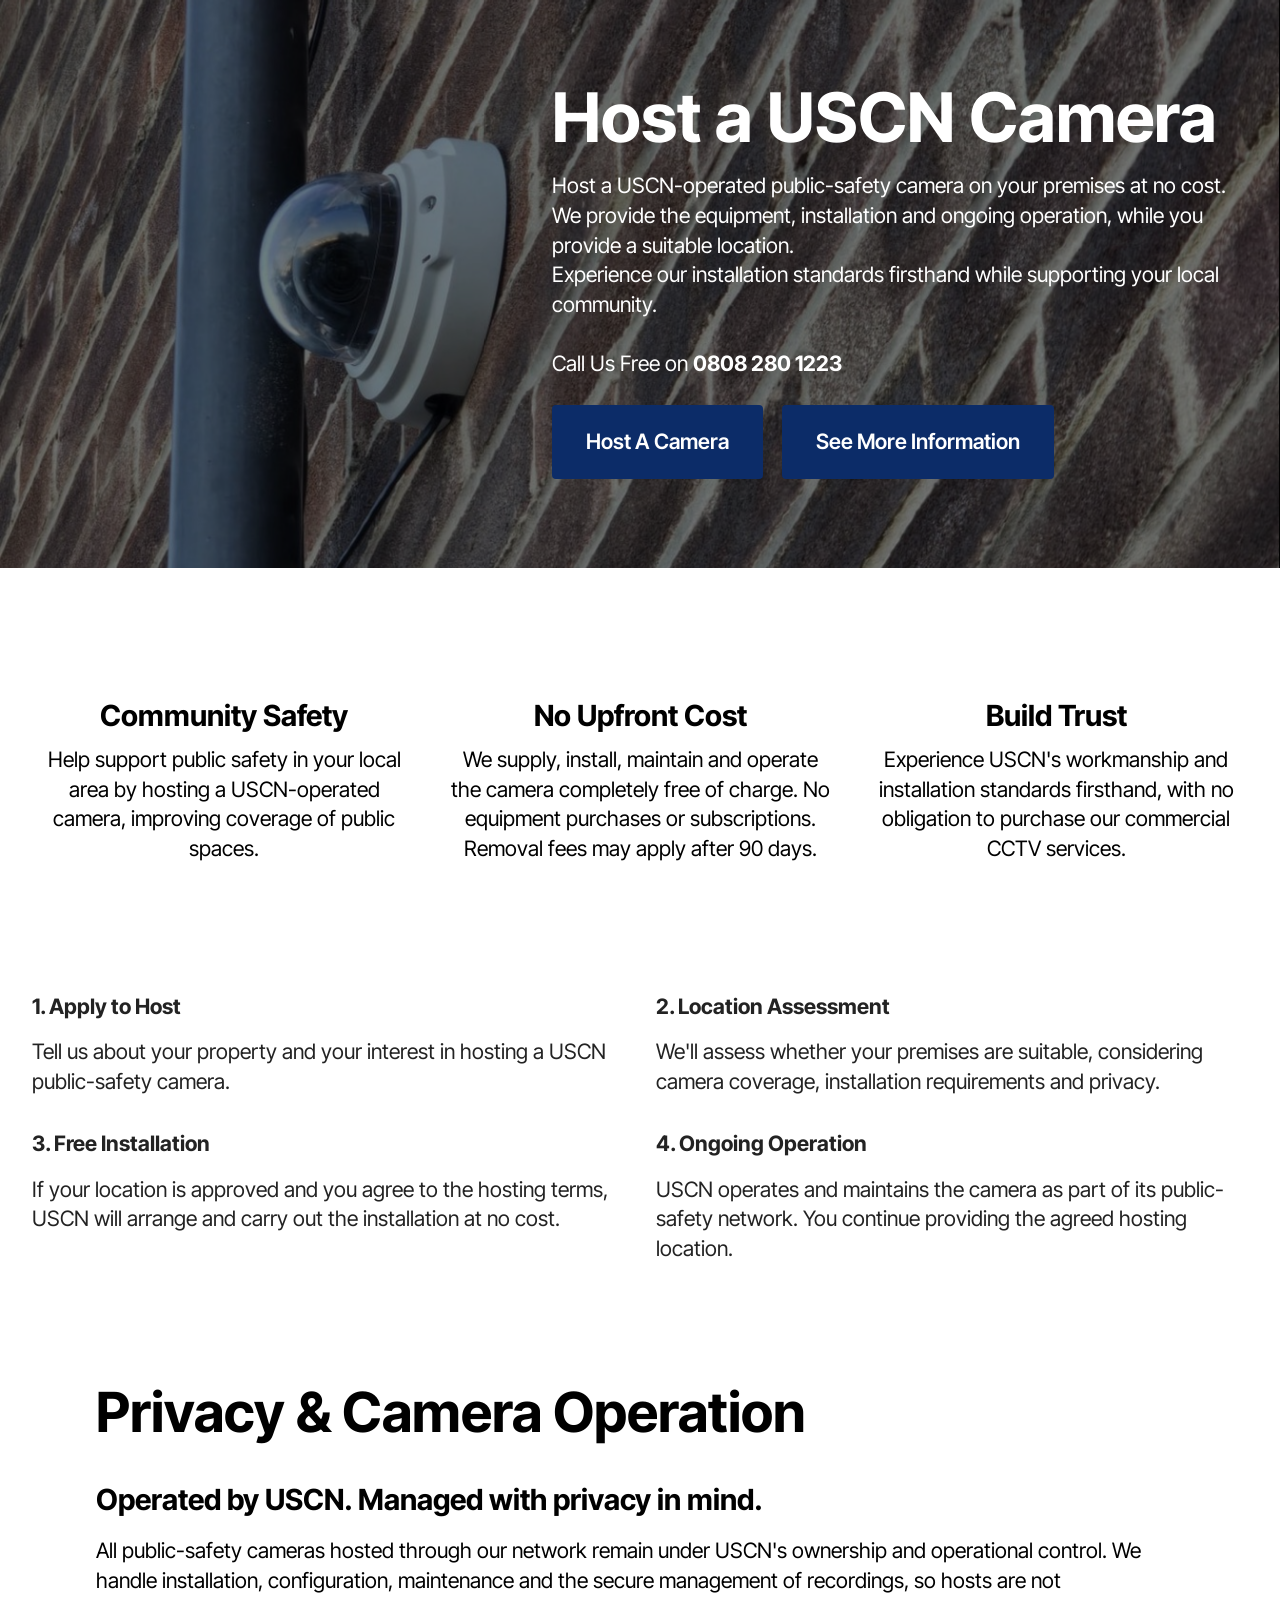
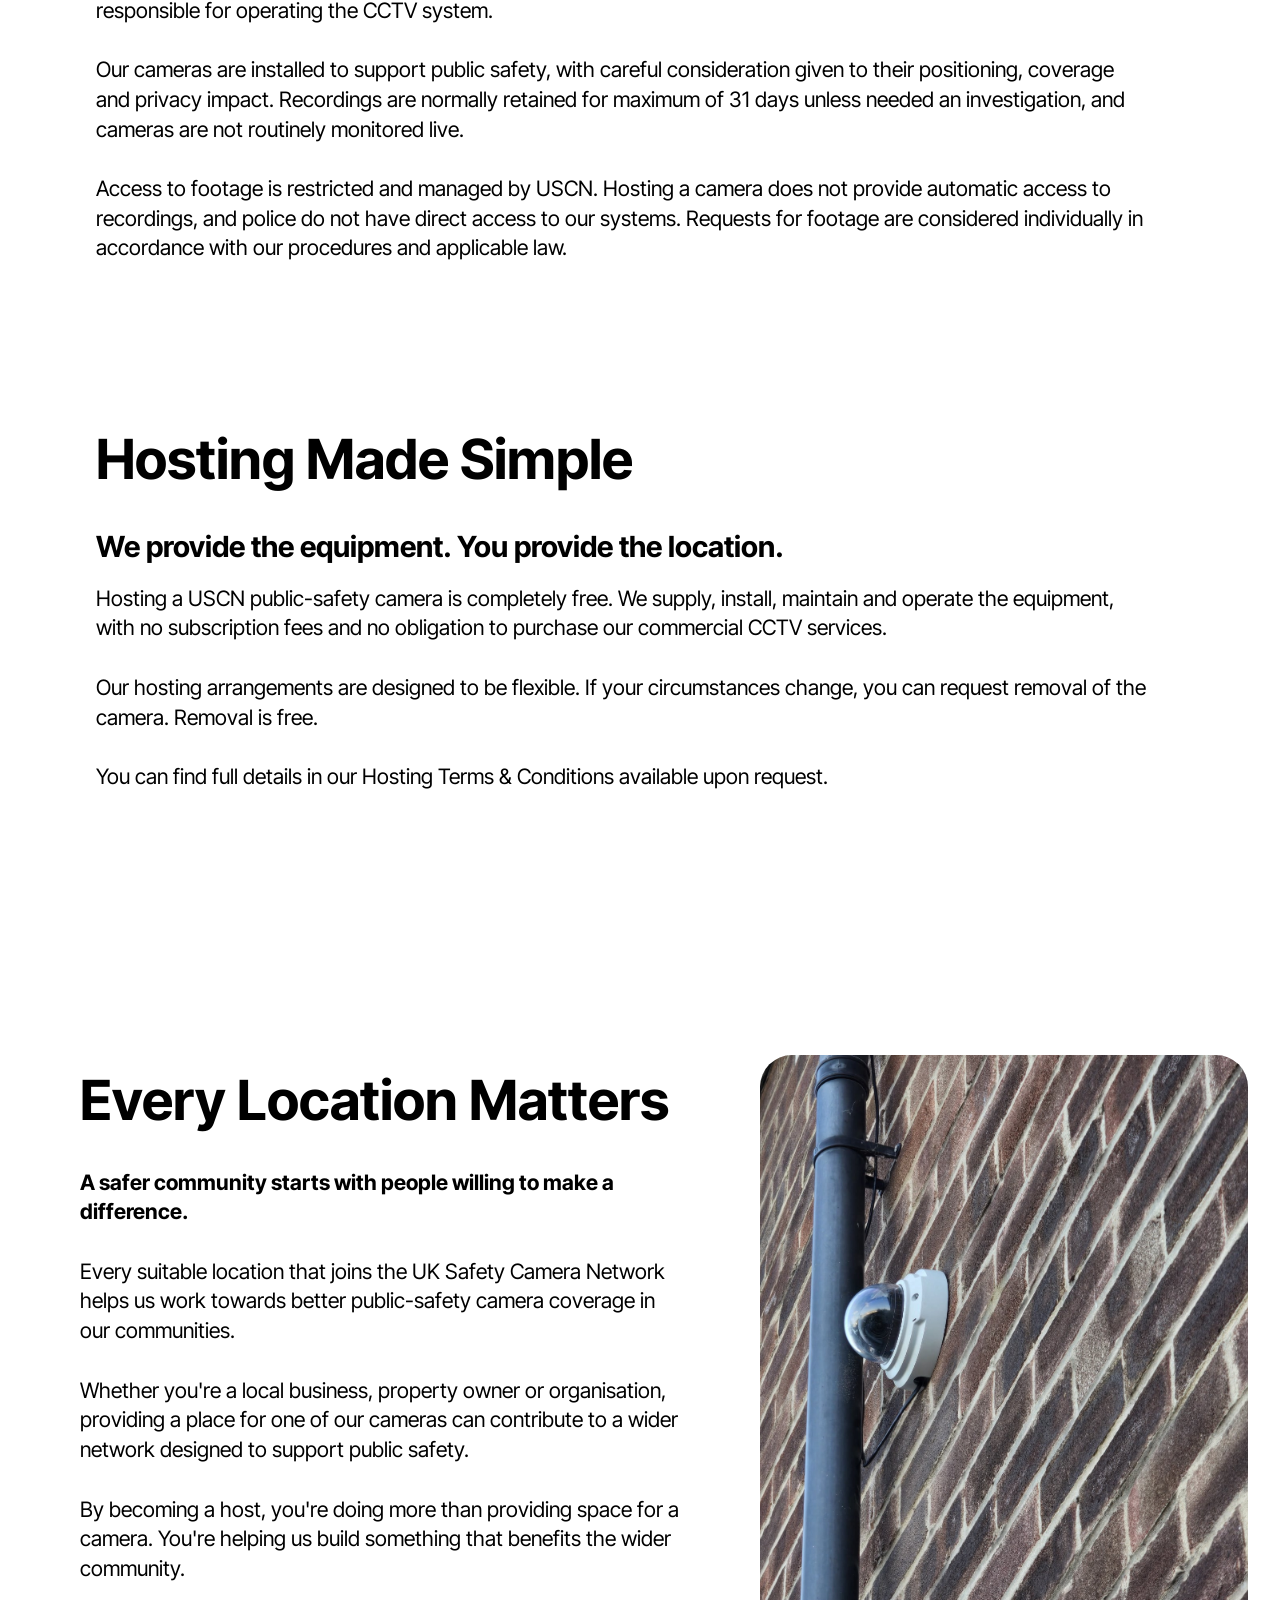
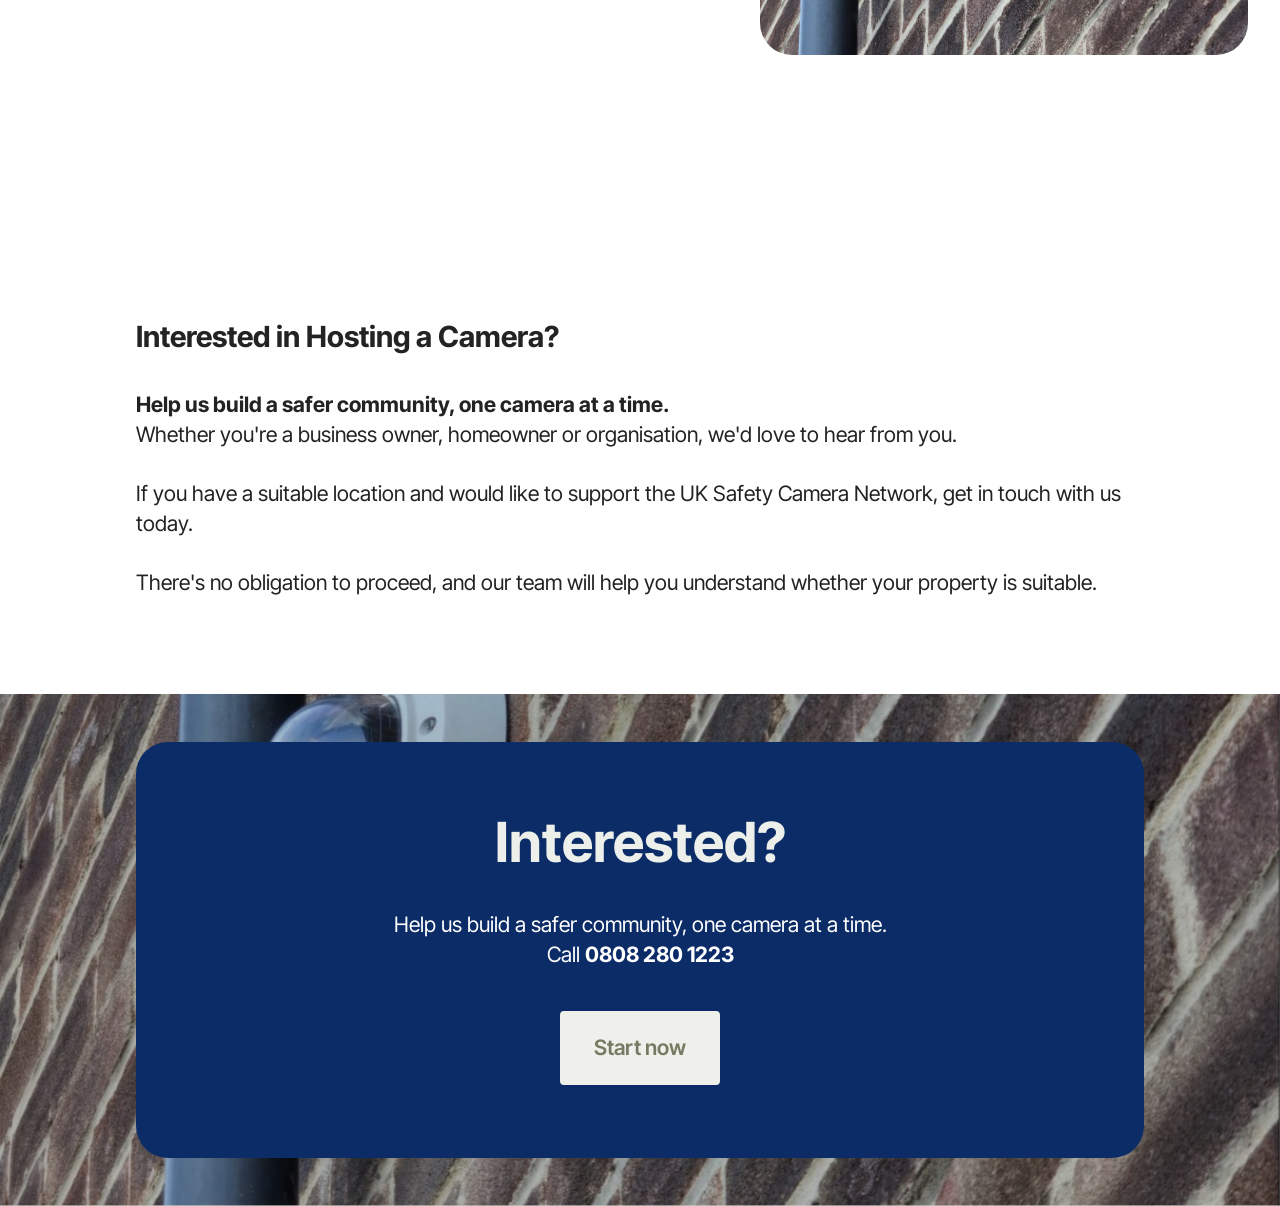
<file: index.html>
<!DOCTYPE html>
<html  >
<head>
  
  <meta charset="UTF-8">
  <meta http-equiv="X-UA-Compatible" content="IE=edge">
  
  <meta name="viewport" content="width=device-width, initial-scale=1, minimum-scale=1">
  <link rel="shortcut icon" href="assets/images/20261013-170105-128x96.png" type="image/x-icon">
  <meta name="description" content="">
  
  
  <title>USCN Host Information</title>
  <link rel="stylesheet" href="assets/web/assets/mobirise-icons2/mobirise2.css">
  <link rel="stylesheet" href="assets/bootstrap/css/bootstrap.min.css">
  <link rel="stylesheet" href="assets/parallax/jarallax.css">
  <link rel="stylesheet" href="assets/animatecss/animate.css">
  <link rel="stylesheet" href="assets/popup-overlay-plugin/style.css">
  <link rel="stylesheet" href="assets/theme/css/style.css">
  <link rel="preload" href="https://fonts.googleapis.com/css?family=Inter+Tight:100,200,300,400,500,600,700,800,900,100i,200i,300i,400i,500i,600i,700i,800i,900i&display=swap" as="style" onload="this.onload=null;this.rel='stylesheet'">
  <noscript><link rel="stylesheet" href="https://fonts.googleapis.com/css?family=Inter+Tight:100,200,300,400,500,600,700,800,900,100i,200i,300i,400i,500i,600i,700i,800i,900i&display=swap"></noscript>
  <link rel="preload" as="style" href="assets/mobirise/css/mbr-additional.css?v=82FAQv"><link rel="stylesheet" href="assets/mobirise/css/mbr-additional.css?v=82FAQv" type="text/css">

  
  
  
</head>
<body>
  
  <section data-bs-version="5.1" class="header5 cid-vydvIysssy mbr-parallax-background" id="header5-0">

    

    
    <div class="mbr-overlay" style="opacity: 0.5; background-color: rgb(0, 0, 0);"></div>

    <div class="container">
        <div class="row justify-content-end">
            <div class="col-12 col-lg-7">
                <h1 class="mbr-section-title mbr-fonts-style mbr-white mb-3 display-1"><strong>Host a USCN Camera</strong></h1>
                
                <p class="mbr-text mbr-fonts-style mbr-white display-7">Host a USCN-operated public-safety camera on your premises at no cost. We provide the equipment, installation and ongoing operation, while you provide a suitable location.<br>Experience our installation standards firsthand while supporting your local community.<br><br>Call Us Free on <strong>0808 280 1223</strong></p>
                <div class="mbr-section-btn mt-3"><a class="btn btn-primary display-7" href="apply.html#formbuilder-e">Host A Camera</a>
                    <a class="btn btn-primary display-7" href="information.html">See More Information</a></div>
            </div>
        </div>
    </div>
</section>

<section data-bs-version="5.1" class="features10 cid-vydwl3T8zS" id="features010-1">
  

  
  
  <div class="container">
    
    <div class="row">
      
      <div class="item features-without-image col-12 col-md-6 col-lg-4 active">
        <div class="item-wrapper">
          <div class="card-box align-left">
            
            <h5 class="card-title mbr-fonts-style display-5"><strong>Community Safety</strong></h5>
            <p class="card-text mbr-fonts-style mb-3 display-7">
              Help support public safety in your local area by hosting a USCN-operated camera, improving coverage of public spaces.
            </p>
            
          </div>
        </div>
      </div><div class="item features-without-image col-12 col-md-6 col-lg-4">
        <div class="item-wrapper">
          <div class="card-box align-left">
            
            <h5 class="card-title mbr-fonts-style display-5"><strong>No Upfront Cost</strong></h5>
            <p class="card-text mbr-fonts-style mb-3 display-7">
              We supply, install, maintain and operate the camera completely free of charge. No equipment purchases or subscriptions. Removal fees may apply after 90 days.
            </p>
            
          </div>
        </div>
      </div><div class="item features-without-image col-12 col-md-6 col-lg-4">
        <div class="item-wrapper">
          <div class="card-box align-left">
            
            <h5 class="card-title mbr-fonts-style display-5"><strong>Build Trust</strong></h5>
            <p class="card-text mbr-fonts-style mb-3 display-7">
              Experience USCN's workmanship and installation standards firsthand, with no obligation to purchase our commercial CCTV services.
            </p>
            
          </div>
        </div>
      </div>
      
    </div>
  </div>
</section>

<section data-bs-version="5.1" class="features15 cid-vydB5UnijV" id="features015-2">
	

	
	
	<div class="container">
		<div class="row justify-content-center">
			<div class="col-12 content-head">
				
			</div>
		</div>
		<div class="row">
			
			
			<div class="item features-without-image col-12 col-lg-6 active">
				<div class="item-wrapper">
					
					<div class="card-box">
						<h4 class="card-title mbr-fonts-style mb-0 display-7"><strong>1. Apply to Host</strong></h4>
						<h5 class="card-text mbr-fonts-style mt-3 display-7">Tell us about your property and your interest in hosting a USCN public-safety camera.</h5>
					</div>
				</div>
			</div>
			<div class="item features-without-image col-12 col-lg-6">
				<div class="item-wrapper">
					
					<div class="card-box">
						<h4 class="card-title mbr-fonts-style mb-0 display-7"><strong>2. Location Assessment</strong></h4>
						<h5 class="card-text mbr-fonts-style mt-3 display-7">We'll assess whether your premises are suitable, considering camera coverage, installation requirements and privacy.</h5>
					</div>
				</div>
			</div>
			<div class="item features-without-image col-12 col-lg-6">
				<div class="item-wrapper">
					
					<div class="card-box">
						<h4 class="card-title mbr-fonts-style mb-0 display-7"><strong>3. Free Installation</strong></h4>
						<h5 class="card-text mbr-fonts-style mt-3 display-7">If your location is approved and you agree to the hosting terms, USCN will arrange and carry out the installation at no cost.</h5>
					</div>
				</div>
			</div>
			

			<div class="item features-without-image col-12 col-lg-6">
				<div class="item-wrapper">
					
					<div class="card-box">
						<h4 class="card-title mbr-fonts-style mb-0 display-7"><strong>4. Ongoing Operation</strong></h4>
						<h5 class="card-text mbr-fonts-style mt-3 display-7">USCN operates and maintains the camera as part of its public-safety network. You continue providing the agreed hosting location.</h5>
					</div>
				</div>
			</div>
			
			
		</div>
	</div>
</section>

<section data-bs-version="5.1" class="article07 cid-vydDTT3BuQ" id="article07-3">
  

  
  
  <div class="container">
    <div class="row justify-content-center">
      <div class="card col-md-12 col-lg-12">
        <div class="card-wrapper">
          <h3 class="card-title mbr-fonts-style mbr-white mt-3 mb-4 display-2"><strong>Privacy &amp; Camera Operation</strong></h3>
          <div class="row card-box align-left">
            <div class="item features-without-image col-12">
              <div class="item-wrapper">
                <h4 class="mbr-section-subtitle mbr-fonts-style mb-3 display-5"><strong>Operated by USCN. Managed with privacy in mind.</strong></h4>
                <p class="mbr-text mbr-fonts-style display-7">All public-safety cameras hosted through our network remain under USCN's ownership and operational control. We handle installation, configuration, maintenance and the secure management of recordings, so hosts are not responsible for operating the CCTV system.<br><br>Our cameras are installed to support public safety, with careful consideration given to their positioning, coverage and privacy impact. Recordings are normally retained for maximum of 31 days unless needed an investigation, and cameras are not routinely monitored live.<br><br>Access to footage is restricted and managed by USCN. Hosting a camera does not provide automatic access to recordings, and police do not have direct access to our systems. Requests for footage are considered individually in accordance with our procedures and applicable law.</p>
              </div>
            </div>
            
            
            
          </div>
          
        </div>
      </div>
    </div>
  </div>
</section>

<section data-bs-version="5.1" class="article07 cid-vydFzTRxWd" id="article07-5">
  

  
  
  <div class="container">
    <div class="row justify-content-center">
      <div class="card col-md-12 col-lg-12">
        <div class="card-wrapper">
          <h3 class="card-title mbr-fonts-style mbr-white mt-3 mb-4 display-2"><strong>Hosting Made Simple</strong></h3>
          <div class="row card-box align-left">
            <div class="item features-without-image col-12">
              <div class="item-wrapper">
                <h4 class="mbr-section-subtitle mbr-fonts-style mb-3 display-5"><strong>We provide the equipment. You provide the location.</strong></h4>
                <p class="mbr-text mbr-fonts-style display-7">Hosting a USCN public-safety camera is completely free. We supply, install, maintain and operate the equipment, with no subscription fees and no obligation to purchase our commercial CCTV services.<br><br>Our hosting arrangements are designed to be flexible. If your circumstances change, you can request removal of the camera. Removal is free.<br><br>You can find full details in our Hosting Terms &amp; Conditions available upon request.</p>
              </div>
            </div>
            
            
            
          </div>
          
        </div>
      </div>
    </div>
  </div>
</section>

<section data-bs-version="5.1" class="start article05 cid-vydGFxXGGz" id="article05-8">
  

  
  

  <div class="container">
    <div class="row justify-content-center align-items-center">
      <div class="col-12">
        <div class="card-wrapper">
          <div class="row">
            <div class="col-12 col-md-12 col-lg-5 image-wrapper">
              <img class="w-100 lazyload" src="[data-uri]" alt="USCN Camera on Brick wall" loading="lazy" data-src="assets/images/20261013-170105-2000x1500.jpeg">
            </div>
            <div class="col-12 col-lg col-md-12">
              <div class="text-wrapper align-left">
                <h1 class="mbr-section-title mbr-fonts-style mb-4 display-2"><strong>Every Location Matters</strong></h1>
                <p class="mbr-text mbr-fonts-style mb-4 display-7"><strong>
                  A safer community starts with people willing to make a difference.</strong><br><br>Every suitable location that joins the UK Safety Camera Network helps us work towards better public-safety camera coverage in our communities.<br><br>Whether you're a local business, property owner or organisation, providing a place for one of our cameras can contribute to a wider network designed to support public safety.<br><br>By becoming a host, you're doing more than providing space for a camera. You're helping us build something that benefits the wider community.<strong><br></strong><br>
                </p>
                
              </div>
            </div>
          </div>
        </div>
      </div>
    </div>
  </div>
</section>

<section data-bs-version="5.1" class="content5 cid-vydHZBpUc3" id="content5-a">
    
    <div class="container">
        <div class="row justify-content-center">
            <div class="col-md-12 col-lg-10">
                
                <h2 class="mbr-section-subtitle mbr-fonts-style mb-4 display-5"><strong>Interested in Hosting a Camera?</strong></h2>
                <p class="mbr-text mbr-fonts-style display-7"><strong>Help us build a safer community, one camera at a time.<br></strong>Whether you're a business owner, homeowner or organisation, we'd love to hear from you.<br><br>If you have a suitable location and would like to support the UK Safety Camera Network, get in touch with us today.<br><br>There's no obligation to proceed, and our team will help you understand whether your property is suitable.</p>
            </div>
        </div>
    </div>
</section>

<section data-bs-version="5.1" class="article13 cid-vydHrhJgKv mbr-parallax-background" id="article13-9">
    
    
    <div class="mbr-overlay" style="opacity: 0.2; background-color: rgb(0, 0, 0);">
    </div>
    <div class="container">
        <div class="row justify-content-center">
            <div class="card col-md-12 col-lg-10">
                <div class="card-wrapper">
                    <div class="card-box align-left">
                        <h4 class="card-title mbr-fonts-style display-2"><strong>Interested?</strong></h4>
                        <p class="mbr-text mbr-fonts-style mt-4 display-7">
                        Help us build a safer community, one camera at a time.<br>Call <strong>0808 280 1223</strong></p>
                        <div class="mbr-section-btn mt-4"><a class="btn btn-white display-4" href="apply.html">
                        Start now
                        </a></div>
                    </div>
                </div>
            </div>
        </div>
    </div>
</section>


<script src="assets/bootstrap/js/bootstrap.bundle.min.js"></script>
  <script src="assets/parallax/jarallax.js"></script>
  <script src="assets/smoothscroll/smooth-scroll.js"></script>
  <script src="assets/ytplayer/index.js"></script>
  <script src="assets/theme/js/script.js"></script>
  
  
  
 <div id="scrollToTop" class="scrollToTop mbr-arrow-up"><a style="text-align: center;"><i class="mbr-arrow-up-icon mbr-arrow-up-icon-cm cm-icon cm-icon-smallarrow-up"></i></a></div>
    <input name="animation" type="hidden">
  <script>"use strict";if("loading"in HTMLImageElement.prototype){document.querySelectorAll('img[loading="lazy"]').forEach(e=>{e.src=e.dataset.src;if(e.getAttribute("style")){e.setAttribute("data-temp-style",e.getAttribute("style"))};if(e.getAttribute("data-aspectratio")){e.style.paddingTop=100*e.getAttribute("data-aspectratio")+"%";e.style.height=0;}e.onload=function(){if(e.getAttribute("data-temp-style")){e.setAttribute("style", e.getAttribute("data-temp-style"))}else{e.removeAttribute("style")};e.removeAttribute("data-temp-style")}})}else{const e=document.createElement("script");e.src="https://cdnjs.cloudflare.com/ajax/libs/lazysizes/5.1.2/lazysizes.min.js";document.body.appendChild(e)}</script>
</body>
</html>
</file>
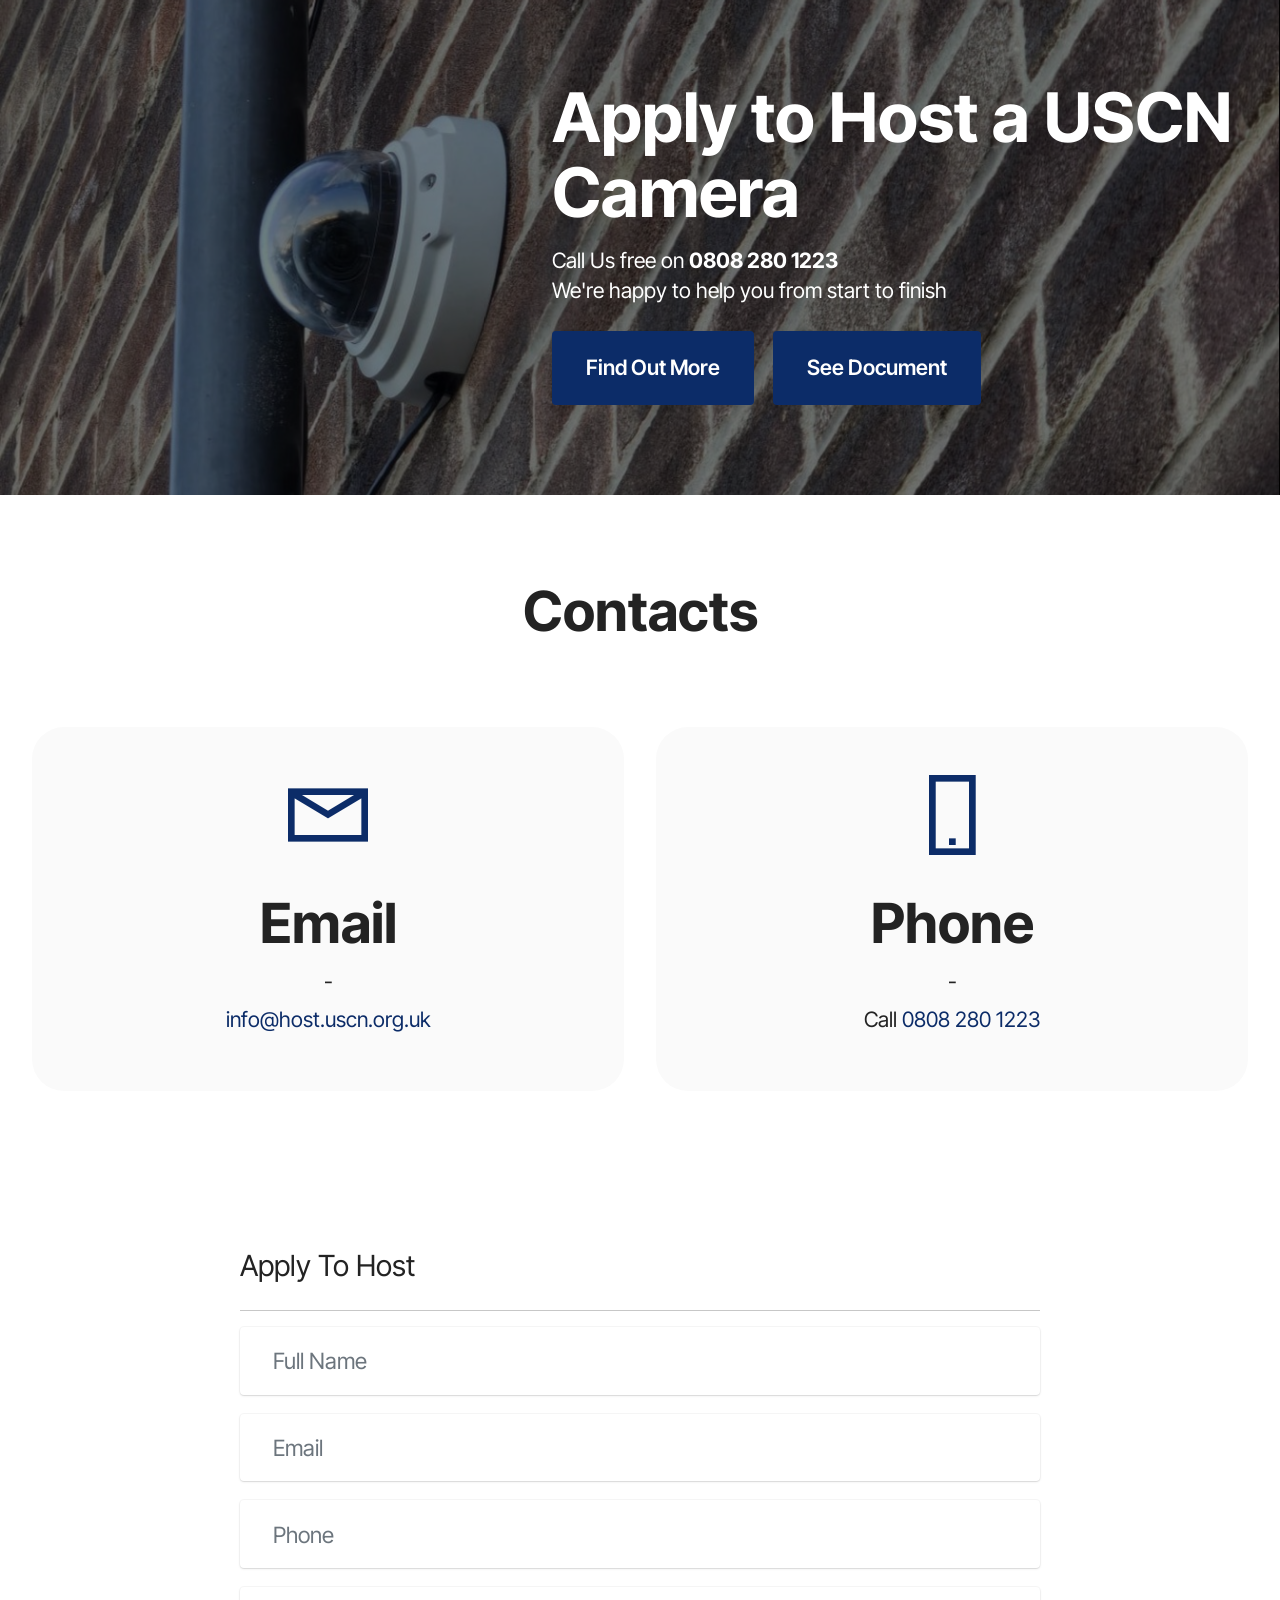
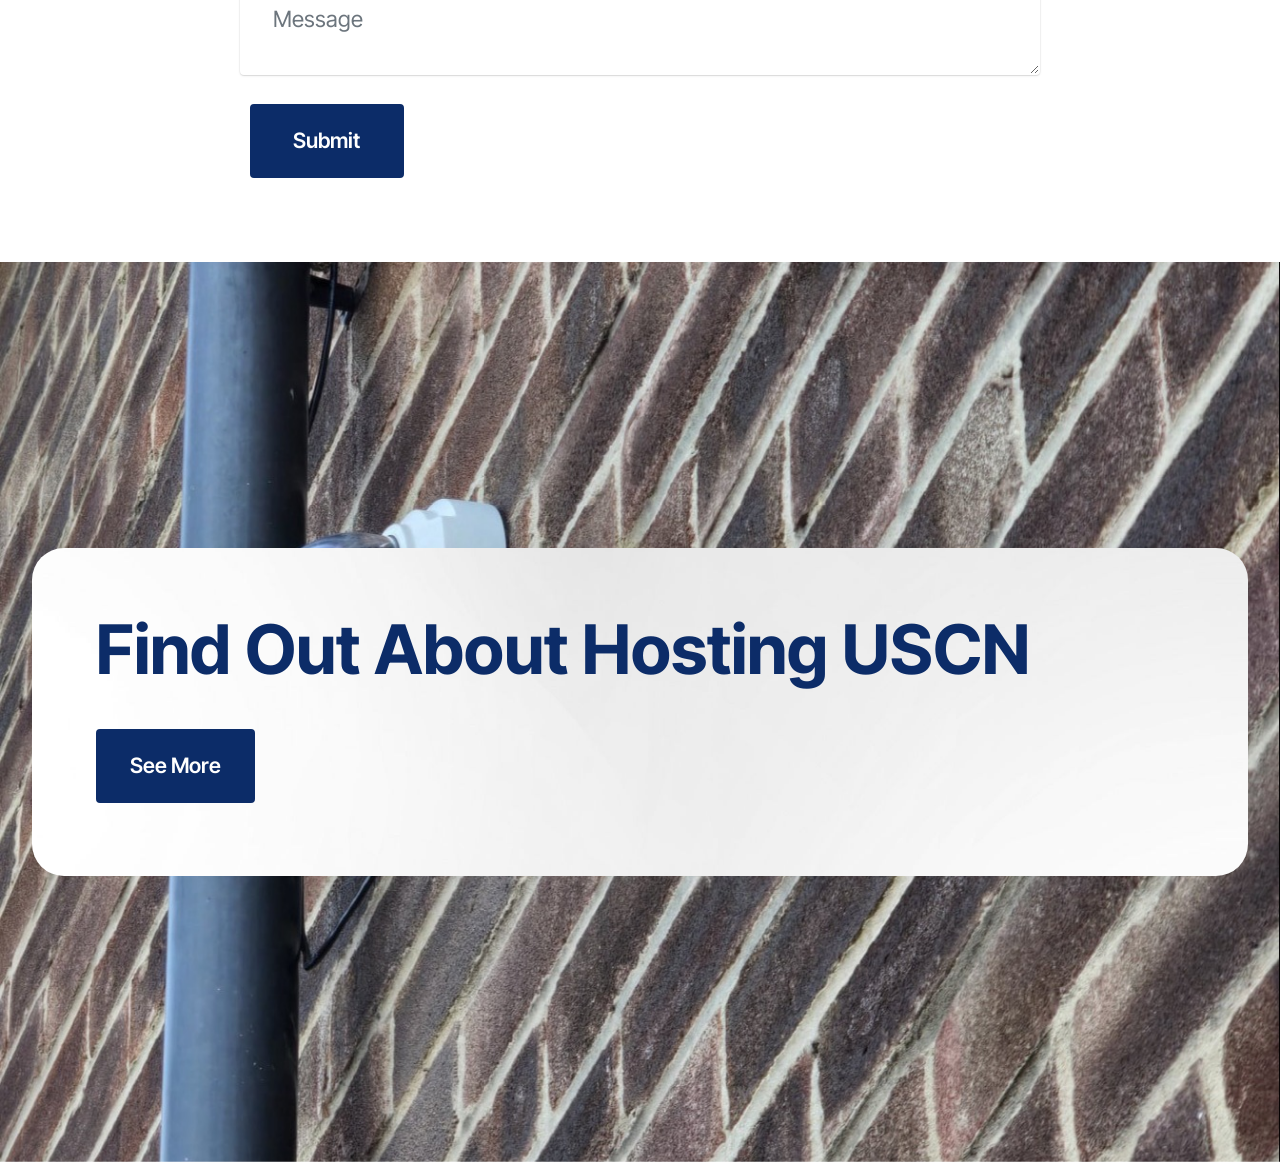
<file: apply.html>
<!DOCTYPE html>
<html  >
<head>
  
  <meta charset="UTF-8">
  <meta http-equiv="X-UA-Compatible" content="IE=edge">
  
  <meta name="viewport" content="width=device-width, initial-scale=1, minimum-scale=1">
  <link rel="shortcut icon" href="assets/images/20261013-170105-128x96.png" type="image/x-icon">
  <meta name="description" content="">
  
  
  <title>Apply To Host a USCN Camera</title>
  <link rel="stylesheet" href="assets/web/assets/mobirise-icons2/mobirise2.css">
  <link rel="stylesheet" href="assets/bootstrap/css/bootstrap.min.css">
  <link rel="stylesheet" href="assets/parallax/jarallax.css">
  <link rel="stylesheet" href="assets/animatecss/animate.css">
  <link rel="stylesheet" href="assets/popup-overlay-plugin/style.css">
  <link rel="stylesheet" href="assets/theme/css/style.css">
  <link rel="stylesheet" href="assets/recaptcha.css">
  <link rel="preload" href="https://fonts.googleapis.com/css?family=Inter+Tight:100,200,300,400,500,600,700,800,900,100i,200i,300i,400i,500i,600i,700i,800i,900i&display=swap" as="style" onload="this.onload=null;this.rel='stylesheet'">
  <noscript><link rel="stylesheet" href="https://fonts.googleapis.com/css?family=Inter+Tight:100,200,300,400,500,600,700,800,900,100i,200i,300i,400i,500i,600i,700i,800i,900i&display=swap"></noscript>
  <link rel="preload" as="style" href="assets/mobirise/css/mbr-additional.css?v=mQpvfe"><link rel="stylesheet" href="assets/mobirise/css/mbr-additional.css?v=mQpvfe" type="text/css">

  
  
  
</head>
<body>
  
  <section data-bs-version="5.1" class="header5 cid-vydIJOi91x mbr-parallax-background" id="header5-b">

    

    
    <div class="mbr-overlay" style="opacity: 0.5; background-color: rgb(0, 0, 0);"></div>

    <div class="container">
        <div class="row justify-content-end">
            <div class="col-12 col-lg-7">
                <h1 class="mbr-section-title mbr-fonts-style mbr-white mb-3 display-1"><strong>Apply to Host a USCN Camera</strong></h1>
                
                <p class="mbr-text mbr-fonts-style mbr-white display-7">Call Us free on <strong>0808 280 1223</strong><br>We're happy to help you from start to finish&nbsp;</p>
                <div class="mbr-section-btn mt-3"><a class="btn btn-primary display-7" href="index.html">Find Out More</a>
                    <a class="btn btn-primary display-7" href="information.html">See Document</a></div>
            </div>
        </div>
    </div>
</section>

<section data-bs-version="5.1" class="contacts1 cid-vydIXjC5r3" id="contacts1-c">

    

    
    
    <div class="container">
        <div class="mbr-section-head">
            <h3 class="mbr-section-title mbr-fonts-style align-center mb-0 display-2">
                <strong>Contacts</strong>
            </h3>
            <h4 class="mbr-section-subtitle mbr-fonts-style align-center mb-0 mt-2 display-5">&nbsp;</h4>
        </div>
        <div class="row justify-content-center mt-4">
            <div class="card col-12 col-lg-6">
                <div class="card-wrapper">
                    <div class="card-box align-center">
                        <div class="image-wrapper">
                            <span class="mbr-iconfont mobi-mbri-letter mobi-mbri" style="color: rgb(12, 44, 104); fill: rgb(12, 44, 104);"></span>
                        </div>
                        <h4 class="card-title mbr-fonts-style mb-2 display-2">
                            <strong>Email</strong>
                        </h4>
                        <p class="mbr-text mbr-fonts-style mb-2 display-4">-</p>
                        <h5 class="link mbr-fonts-style display-7"><a href="mailto:info@host.uscn.org.uk?subject=Request%2023%3A%20Apply%20to%20Host%20a%20Camera" class="text-primary">info@host.uscn.org.uk</a></h5>
                    </div>
                </div>
            </div>
            <div class="card col-12 col-lg-6">
                <div class="card-wrapper">
                    <div class="card-box align-center">
                        <div class="image-wrapper">
                            <span class="mbr-iconfont mobi-mbri-mobile-2 mobi-mbri" style="color: rgb(12, 44, 104); fill: rgb(12, 44, 104);"></span>
                        </div>
                        <h4 class="card-title mbr-fonts-style align-center mb-2 display-2">
                            <strong>Phone</strong>
                        </h4>
                        <p class="mbr-text mbr-fonts-style mb-2 display-4">-</p>
                        <h5 class="link mbr-black mbr-fonts-style display-7">
                            <strong><a href="tel:+12345678910" class="text-black">Call&nbsp;</a><a href="tel:+448082801223" class="text-primary">0808 280 1223</a></strong></h5>
                    </div>
                </div>
            </div>
        </div>
    </div>
</section>

<section class="form cid-vydKlcT0kR" id="formbuilder-e">
    
    
    <div class="container">
        <div class="row">
            <div class="col-lg-8 mx-auto mbr-form" data-form-type="formoid">
<!--Formbuilder Form-->
<form action="https://mobirise.eu/" method="POST" class="mbr-form form-with-styler" data-form-title="Form Name"><input type="hidden" name="email" data-form-email="true" value="OdIPzAwqpy5fUPGRQfEGFW6OZ9dWAbsG4+0SPY5Ae+RQhK/rtxUg1q9NKLn5IwXmgRyAJTg/DF8wWQBQX09+FzCqzqd20u+Y3qrCG3nucnSHFYoWa8pRfjHBR/TVRBvw.LA+XhDgLhrFY9+paVVJrZ1+XXNFO9nFsXPSPlQ2kUXqrbasgcouRXsn6J6rqQpxVccOGP1l75AmtfR4hwfm1/W1NDaAAp3aSV1IC9rRdd5iWer9xxuI0JbO9KXB6THOC">
<div class="form-row">
<div hidden="hidden" data-form-alert="" class="alert alert-success col-12">Thanks for filling out the form!</div>
<div hidden="hidden" data-form-alert-danger="" class="alert alert-danger col-12">Oops...! some problem!</div>
</div>
<div class="dragArea row">
<div class="col-lg-12 col-md-12 col-sm-12">
<h4 class="mbr-fonts-style display-5">Apply To Host</h4>
</div>
<div class="col-lg-12 col-md-12 col-sm-12">
<hr>
</div>
<div data-for="name" class="col-lg-12 col-md-12 col-sm-12 form-group">
<input type="text" name="name" placeholder="Full Name" data-form-field="name" class="form-control display-7" value="" id="name-formbuilder-e">
</div>
<div data-for="email" class="col-lg-12 col-md-12 col-sm-12 form-group">
<input type="email" name="email" placeholder="Email" pattern="" data-form-field="email" class="form-control display-7" value="" id="email-formbuilder-e">
</div>
<div data-for="phone" class="col-lg-12 col-md-12 col-sm-12 form-group">
<input type="tel" name="phone" placeholder="Phone" pattern="*" data-form-field="phone" class="form-control display-7" value="" id="phone-formbuilder-e">
</div>
<div data-for="message" class="col-lg-12 col-md-12 col-sm-12 form-group">
<textarea name="message" placeholder="Message" data-form-field="message" class="form-control display-7" id="message-formbuilder-e"></textarea>
</div>
<div class="col-auto" style="">
<button type="submit" class="w-100 btn btn-primary display-7">Submit</button>
</div>
</div>
</form><!--Formbuilder Form-->
</div>
        </div>
    </div>
</section>

<section data-bs-version="5.1" class="header15 cid-vydMcg8nhW mbr-fullscreen mbr-parallax-background" id="header15-f">
	

	
	
	<div class="container">
		<div class="row justify-content-center">
			<div class="card col-12 col-lg-12">
				<div class="card-wrapper wrap">
					<div class="card-box align-center">
						<h1 class="card-title mbr-fonts-style mb-4 display-1">
							<strong>Find Out About Hosting USCN</strong></h1>
						
						<div class="mbr-section-btn mt-4"><a class="btn btn-primary display-7" href="index.html">See More</a></div>
					</div>
				</div>
			</div>
		</div>
	</div>
</section>


<script src="assets/bootstrap/js/bootstrap.bundle.min.js"></script>
  <script src="assets/parallax/jarallax.js"></script>
  <script src="assets/smoothscroll/smooth-scroll.js"></script>
  <script src="assets/ytplayer/index.js"></script>
  <script src="assets/theme/js/script.js"></script>
  <script src="assets/formoid.min.js"></script>
  
  
  
 <div id="scrollToTop" class="scrollToTop mbr-arrow-up"><a style="text-align: center;"><i class="mbr-arrow-up-icon mbr-arrow-up-icon-cm cm-icon cm-icon-smallarrow-up"></i></a></div>
    <input name="animation" type="hidden">
  <script>"use strict";if("loading"in HTMLImageElement.prototype){document.querySelectorAll('img[loading="lazy"]').forEach(e=>{e.src=e.dataset.src;if(e.getAttribute("style")){e.setAttribute("data-temp-style",e.getAttribute("style"))};if(e.getAttribute("data-aspectratio")){e.style.paddingTop=100*e.getAttribute("data-aspectratio")+"%";e.style.height=0;}e.onload=function(){if(e.getAttribute("data-temp-style")){e.setAttribute("style", e.getAttribute("data-temp-style"))}else{e.removeAttribute("style")};e.removeAttribute("data-temp-style")}})}else{const e=document.createElement("script");e.src="https://cdnjs.cloudflare.com/ajax/libs/lazysizes/5.1.2/lazysizes.min.js";document.body.appendChild(e)}</script>
</body>
</html>
</file>
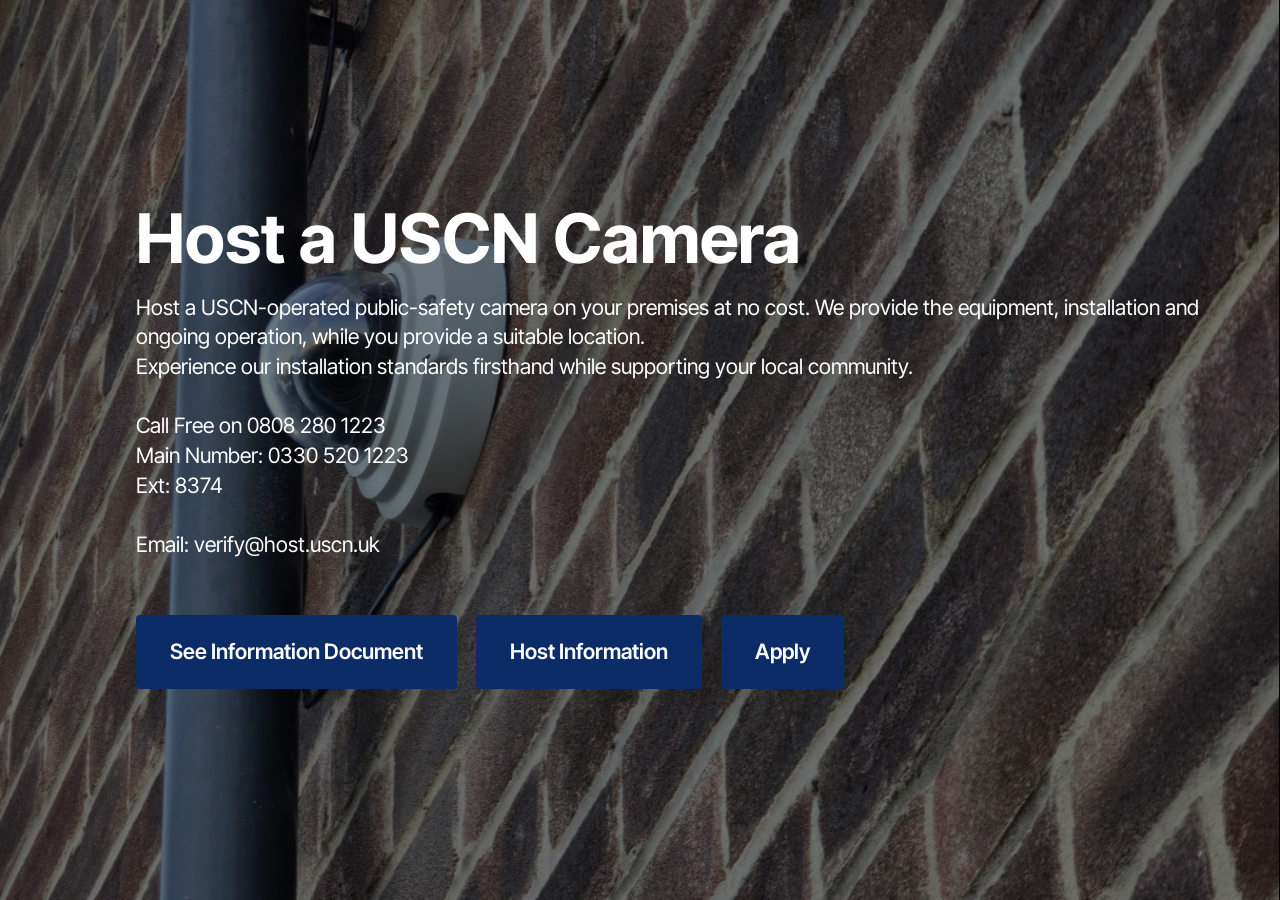
<file: information.html>
<!DOCTYPE html>
<html  >
<head>
  
  <meta charset="UTF-8">
  <meta http-equiv="X-UA-Compatible" content="IE=edge">
  
  <meta name="viewport" content="width=device-width, initial-scale=1, minimum-scale=1">
  <link rel="shortcut icon" href="assets/images/20261013-170105-128x96.png" type="image/x-icon">
  <meta name="description" content="">
  
  
  <title>USCN Host A Camera Information</title>
  <link rel="stylesheet" href="assets/bootstrap/css/bootstrap.min.css">
  <link rel="stylesheet" href="assets/animatecss/animate.css">
  <link rel="stylesheet" href="assets/popup-overlay-plugin/style.css">
  <link rel="stylesheet" href="assets/theme/css/style.css">
  <link rel="preload" href="https://fonts.googleapis.com/css?family=Inter+Tight:100,200,300,400,500,600,700,800,900,100i,200i,300i,400i,500i,600i,700i,800i,900i&display=swap" as="style" onload="this.onload=null;this.rel='stylesheet'">
  <noscript><link rel="stylesheet" href="https://fonts.googleapis.com/css?family=Inter+Tight:100,200,300,400,500,600,700,800,900,100i,200i,300i,400i,500i,600i,700i,800i,900i&display=swap"></noscript>
  <link rel="preload" as="style" href="assets/mobirise/css/mbr-additional.css?v=N6pFyO"><link rel="stylesheet" href="assets/mobirise/css/mbr-additional.css?v=N6pFyO" type="text/css">

  
  
  
</head>
<body>
  
  <section data-bs-version="5.1" class="header5 cid-vyqiE7b2VD mbr-fullscreen" id="header5-h">

    

    
    <div class="mbr-overlay" style="opacity: 0.5; background-color: rgb(0, 0, 0);"></div>

    <div class="container-fluid">
        <div class="row justify-content-end">
            <div class="col-12 col-lg-11">
                <h1 class="mbr-section-title mbr-fonts-style mbr-white mb-3 display-1"><strong>Host a USCN Camera</strong></h1>
                
                <p class="mbr-text mbr-fonts-style mbr-white display-7">Host a USCN-operated public-safety camera on your premises at no cost. We provide the equipment, installation and ongoing operation, while you provide a suitable location.<br>Experience our installation standards firsthand while supporting your local community.<br><br>Call Free on 0808 280 1223<br>Main Number: 0330 520 1223<br>Ext: 8374<br><br>Email: verify@host.uscn.uk<br><br></p>
                <div class="mbr-section-btn mt-3"><a class="btn btn-primary display-7" href="assets/files/information.pdf">See Information Document</a>
                    <a class="btn btn-primary display-7" href="index.html">Host Information</a> <a class="btn btn-primary display-7" href="apply.html">Apply</a></div>
            </div>
        </div>
    </div>
</section>


<script src="assets/bootstrap/js/bootstrap.bundle.min.js"></script>
  <script src="assets/smoothscroll/smooth-scroll.js"></script>
  <script src="assets/ytplayer/index.js"></script>
  <script src="assets/theme/js/script.js"></script>
  
  
  
 <div id="scrollToTop" class="scrollToTop mbr-arrow-up"><a style="text-align: center;"><i class="mbr-arrow-up-icon mbr-arrow-up-icon-cm cm-icon cm-icon-smallarrow-up"></i></a></div>
    <input name="animation" type="hidden">
  <script>"use strict";if("loading"in HTMLImageElement.prototype){document.querySelectorAll('img[loading="lazy"]').forEach(e=>{e.src=e.dataset.src;if(e.getAttribute("style")){e.setAttribute("data-temp-style",e.getAttribute("style"))};if(e.getAttribute("data-aspectratio")){e.style.paddingTop=100*e.getAttribute("data-aspectratio")+"%";e.style.height=0;}e.onload=function(){if(e.getAttribute("data-temp-style")){e.setAttribute("style", e.getAttribute("data-temp-style"))}else{e.removeAttribute("style")};e.removeAttribute("data-temp-style")}})}else{const e=document.createElement("script");e.src="https://cdnjs.cloudflare.com/ajax/libs/lazysizes/5.1.2/lazysizes.min.js";document.body.appendChild(e)}</script>
</body>
</html>
</file>
<file: assets/web/assets/mobirise-icons2/mobirise2.css>
@font-face {
  font-family: 'Moririse2';
  font-display: swap;
  src:  url('mobirise2.eot?f2bix4');
  src:  url('mobirise2.eot?f2bix4#iefix') format('embedded-opentype'),
    url('mobirise2.woff2?f2bix4') format('woff2'),
    url('mobirise2.woff?f2bix4') format('woff'),
    url('mobirise2.ttf?f2bix4') format('truetype'),
    url('mobirise2.svg?f2bix4#mobirise2') format('svg');
  font-weight: normal;
  font-style: normal;
}

[class^="mobi-"], [class*=" mobi-"] {
  /* use !important to prevent issues with browser extensions that change fonts */
  font-family: 'Moririse2' !important;
  speak: none;
  font-style: normal;
  font-weight: normal;
  font-variant: normal;
  text-transform: none;
  line-height: 1;

  /* Better Font Rendering =========== */
  -webkit-font-smoothing: antialiased;
  -moz-osx-font-smoothing: grayscale;
}

.mobi-mbri-add-submenu:before {
  content: "\e900";
}
.mobi-mbri-alert:before {
  content: "\e901";
}
.mobi-mbri-align-center:before {
  content: "\e902";
}
.mobi-mbri-align-justify:before {
  content: "\e903";
}
.mobi-mbri-align-left:before {
  content: "\e904";
}
.mobi-mbri-align-right:before {
  content: "\e905";
}
.mobi-mbri-android:before {
  content: "\e906";
}
.mobi-mbri-apple:before {
  content: "\e907";
}
.mobi-mbri-arrow-down:before {
  content: "\e908";
}
.mobi-mbri-arrow-next:before {
  content: "\e909";
}
.mobi-mbri-arrow-prev:before {
  content: "\e90a";
}
.mobi-mbri-arrow-up:before {
  content: "\e90b";
}
.mobi-mbri-bold:before {
  content: "\e90c";
}
.mobi-mbri-bookmark:before {
  content: "\e90d";
}
.mobi-mbri-bootstrap:before {
  content: "\e90e";
}
.mobi-mbri-briefcase:before {
  content: "\e90f";
}
.mobi-mbri-browse:before {
  content: "\e910";
}
.mobi-mbri-bulleted-list:before {
  content: "\e911";
}
.mobi-mbri-calendar:before {
  content: "\e912";
}
.mobi-mbri-camera:before {
  content: "\e913";
}
.mobi-mbri-cart-add:before {
  content: "\e914";
}
.mobi-mbri-cart-full:before {
  content: "\e915";
}
.mobi-mbri-cash:before {
  content: "\e916";
}
.mobi-mbri-change-style:before {
  content: "\e917";
}
.mobi-mbri-chat:before {
  content: "\e918";
}
.mobi-mbri-clock:before {
  content: "\e919";
}
.mobi-mbri-close:before {
  content: "\e91a";
}
.mobi-mbri-cloud:before {
  content: "\e91b";
}
.mobi-mbri-code:before {
  content: "\e91c";
}
.mobi-mbri-contact-form:before {
  content: "\e91d";
}
.mobi-mbri-credit-card:before {
  content: "\e91e";
}
.mobi-mbri-cursor-click:before {
  content: "\e91f";
}
.mobi-mbri-cust-feedback:before {
  content: "\e920";
}
.mobi-mbri-database:before {
  content: "\e921";
}
.mobi-mbri-delivery:before {
  content: "\e922";
}
.mobi-mbri-desktop:before {
  content: "\e923";
}
.mobi-mbri-devices:before {
  content: "\e924";
}
.mobi-mbri-down:before {
  content: "\e925";
}
.mobi-mbri-download-2:before {
  content: "\e926";
}
.mobi-mbri-download:before {
  content: "\e927";
}
.mobi-mbri-drag-n-drop-2:before {
  content: "\e928";
}
.mobi-mbri-drag-n-drop:before {
  content: "\e929";
}
.mobi-mbri-edit-2:before {
  content: "\e92a";
}
.mobi-mbri-edit:before {
  content: "\e92b";
}
.mobi-mbri-error:before {
  content: "\e92c";
}
.mobi-mbri-extension:before {
  content: "\e92d";
}
.mobi-mbri-features:before {
  content: "\e92e";
}
.mobi-mbri-file:before {
  content: "\e92f";
}
.mobi-mbri-flag:before {
  content: "\e930";
}
.mobi-mbri-folder:before {
  content: "\e931";
}
.mobi-mbri-gift:before {
  content: "\e932";
}
.mobi-mbri-github:before {
  content: "\e933";
}
.mobi-mbri-globe-2:before {
  content: "\e934";
}
.mobi-mbri-globe:before {
  content: "\e935";
}
.mobi-mbri-growing-chart:before {
  content: "\e936";
}
.mobi-mbri-hearth:before {
  content: "\e937";
}
.mobi-mbri-help:before {
  content: "\e938";
}
.mobi-mbri-home:before {
  content: "\e939";
}
.mobi-mbri-hot-cup:before {
  content: "\e93a";
}
.mobi-mbri-idea:before {
  content: "\e93b";
}
.mobi-mbri-image-gallery:before {
  content: "\e93c";
}
.mobi-mbri-image-slider:before {
  content: "\e93d";
}
.mobi-mbri-info:before {
  content: "\e93e";
}
.mobi-mbri-italic:before {
  content: "\e93f";
}
.mobi-mbri-key:before {
  content: "\e940";
}
.mobi-mbri-laptop:before {
  content: "\e941";
}
.mobi-mbri-layers:before {
  content: "\e942";
}
.mobi-mbri-left-right:before {
  content: "\e943";
}
.mobi-mbri-left:before {
  content: "\e944";
}
.mobi-mbri-letter:before {
  content: "\e945";
}
.mobi-mbri-like:before {
  content: "\e946";
}
.mobi-mbri-link:before {
  content: "\e947";
}
.mobi-mbri-lock:before {
  content: "\e948";
}
.mobi-mbri-login:before {
  content: "\e949";
}
.mobi-mbri-logout:before {
  content: "\e94a";
}
.mobi-mbri-magic-stick:before {
  content: "\e94b";
}
.mobi-mbri-map-pin:before {
  content: "\e94c";
}
.mobi-mbri-menu:before {
  content: "\e94d";
}
.mobi-mbri-mobile-2:before {
  content: "\e94e";
}
.mobi-mbri-mobile-horizontal:before {
  content: "\e94f";
}
.mobi-mbri-mobile:before {
  content: "\e950";
}
.mobi-mbri-mobirise:before {
  content: "\e951";
}
.mobi-mbri-more-horizontal:before {
  content: "\e952";
}
.mobi-mbri-more-vertical:before {
  content: "\e953";
}
.mobi-mbri-music:before {
  content: "\e954";
}
.mobi-mbri-new-file:before {
  content: "\e955";
}
.mobi-mbri-numbered-list:before {
  content: "\e956";
}
.mobi-mbri-opened-folder:before {
  content: "\e957";
}
.mobi-mbri-pages:before {
  content: "\e958";
}
.mobi-mbri-paper-plane:before {
  content: "\e959";
}
.mobi-mbri-paperclip:before {
  content: "\e95a";
}
.mobi-mbri-phone:before {
  content: "\e95b";
}
.mobi-mbri-photo:before {
  content: "\e95c";
}
.mobi-mbri-photos:before {
  content: "\e95d";
}
.mobi-mbri-pin:before {
  content: "\e95e";
}
.mobi-mbri-play:before {
  content: "\e95f";
}
.mobi-mbri-plus:before {
  content: "\e960";
}
.mobi-mbri-preview:before {
  content: "\e961";
}
.mobi-mbri-print:before {
  content: "\e962";
}
.mobi-mbri-protect:before {
  content: "\e963";
}
.mobi-mbri-question:before {
  content: "\e964";
}
.mobi-mbri-quote-left:before {
  content: "\e965";
}
.mobi-mbri-quote-right:before {
  content: "\e966";
}
.mobi-mbri-redo:before {
  content: "\e967";
}
.mobi-mbri-refresh:before {
  content: "\e968";
}
.mobi-mbri-responsive-2:before {
  content: "\e969";
}
.mobi-mbri-responsive:before {
  content: "\e96a";
}
.mobi-mbri-right:before {
  content: "\e96b";
}
.mobi-mbri-rocket:before {
  content: "\e96c";
}
.mobi-mbri-sad-face:before {
  content: "\e96d";
}
.mobi-mbri-sale:before {
  content: "\e96e";
}
.mobi-mbri-save:before {
  content: "\e96f";
}
.mobi-mbri-search:before {
  content: "\e970";
}
.mobi-mbri-setting-2:before {
  content: "\e971";
}
.mobi-mbri-setting-3:before {
  content: "\e972";
}
.mobi-mbri-setting:before {
  content: "\e973";
}
.mobi-mbri-share:before {
  content: "\e974";
}
.mobi-mbri-shopping-bag:before {
  content: "\e975";
}
.mobi-mbri-shopping-basket:before {
  content: "\e976";
}
.mobi-mbri-shopping-cart:before {
  content: "\e977";
}
.mobi-mbri-sites:before {
  content: "\e978";
}
.mobi-mbri-smile-face:before {
  content: "\e979";
}
.mobi-mbri-speed:before {
  content: "\e97a";
}
.mobi-mbri-star:before {
  content: "\e97b";
}
.mobi-mbri-success:before {
  content: "\e97c";
}
.mobi-mbri-sun:before {
  content: "\e97d";
}
.mobi-mbri-sun2:before {
  content: "\e97e";
}
.mobi-mbri-tablet-vertical:before {
  content: "\e97f";
}
.mobi-mbri-tablet:before {
  content: "\e980";
}
.mobi-mbri-target:before {
  content: "\e981";
}
.mobi-mbri-timer:before {
  content: "\e982";
}
.mobi-mbri-to-ftp:before {
  content: "\e983";
}
.mobi-mbri-to-local-drive:before {
  content: "\e984";
}
.mobi-mbri-touch-swipe:before {
  content: "\e985";
}
.mobi-mbri-touch:before {
  content: "\e986";
}
.mobi-mbri-trash:before {
  content: "\e987";
}
.mobi-mbri-underline:before {
  content: "\e988";
}
.mobi-mbri-undo:before {
  content: "\e989";
}
.mobi-mbri-unlink:before {
  content: "\e98a";
}
.mobi-mbri-unlock:before {
  content: "\e98b";
}
.mobi-mbri-up-down:before {
  content: "\e98c";
}
.mobi-mbri-up:before {
  content: "\e98d";
}
.mobi-mbri-update:before {
  content: "\e98e";
}
.mobi-mbri-upload-2:before {
  content: "\e98f";
}
.mobi-mbri-upload:before {
  content: "\e990";
}
.mobi-mbri-user-2:before {
  content: "\e991";
}
.mobi-mbri-user:before {
  content: "\e992";
}
.mobi-mbri-users:before {
  content: "\e993";
}
.mobi-mbri-video-play:before {
  content: "\e994";
}
.mobi-mbri-video:before {
  content: "\e995";
}
.mobi-mbri-watch:before {
  content: "\e996";
}
.mobi-mbri-website-theme-2:before {
  content: "\e997";
}
.mobi-mbri-website-theme:before {
  content: "\e998";
}
.mobi-mbri-wifi:before {
  content: "\e999";
}
.mobi-mbri-windows:before {
  content: "\e99a";
}
.mobi-mbri-zoom-in:before {
  content: "\e99b";
}
.mobi-mbri-zoom-out:before {
  content: "\e99c";
}
</file>
<file: assets/parallax/jarallax.css>
.jarallax {
    position: relative;
    z-index: 0;
}
.jarallax > .jarallax-img {
    position: absolute;
    object-fit: cover;
    /* support for plugin https://github.com/bfred-it/object-fit-images */
    font-family: 'object-fit: cover;';
    top: 0;
    left: 0;
    width: 100%;
    height: 100%;
    z-index: -1;
}
</file>
<file: assets/popup-overlay-plugin/style.css>
html.is-builder .modal-backdrop.show {
    display: none !important;
}
</file>
<file: assets/theme/css/style.css>
@charset "UTF-8";
section {
  background-color: #ffffff;
}

body {
  font-style: normal;
  line-height: 1.5;
  font-weight: 400;
  color: #232323;
  position: relative;
}

button {
  background-color: transparent;
  border-color: transparent;
}

.embla__button,
.carousel-control {
  background-color: #edefea !important;
  opacity: 0.8 !important;
  color: #464845 !important;
  border-color: #edefea !important;
}

.carousel .close,
.modalWindow .close {
  background-color: #edefea !important;
  color: #464845 !important;
  border-color: #edefea !important;
  opacity: 0.8 !important;
}

.carousel .close:hover,
.modalWindow .close:hover {
  opacity: 1 !important;
}

.carousel-indicators li {
  background-color: #edefea !important;
  border: 2px solid #464845 !important;
}

.carousel-indicators li:hover,
.carousel-indicators li:active {
  opacity: 0.8 !important;
}

.embla__button:hover,
.carousel-control:hover {
  background-color: #edefea !important;
  opacity: 1 !important;
}

.modalWindow-video-container {
  height: 80%;
}

section,
.container,
.container-fluid {
  position: relative;
  word-wrap: break-word;
}

a.mbr-iconfont:hover {
  text-decoration: none;
}

.article .lead p,
.article .lead ul,
.article .lead ol,
.article .lead pre,
.article .lead blockquote {
  margin-bottom: 0;
}

a {
  font-style: normal;
  font-weight: 400;
  cursor: pointer;
}
a, a:hover {
  text-decoration: none;
}

.mbr-section-title {
  font-style: normal;
  line-height: 1.3;
}

.mbr-section-subtitle {
  line-height: 1.3;
}

.mbr-text {
  font-style: normal;
  line-height: 1.7;
}

h1,
h2,
h3,
h4,
h5,
h6,
.display-1,
.display-2,
.display-4,
.display-5,
.display-7,
span,
p,
a {
  line-height: 1;
  word-break: break-word;
  word-wrap: break-word;
  font-weight: 400;
}

b,
strong {
  font-weight: bold;
}

input:-webkit-autofill, input:-webkit-autofill:hover, input:-webkit-autofill:focus, input:-webkit-autofill:active {
  transition-delay: 9999s;
  -webkit-transition-property: background-color, color;
  transition-property: background-color, color;
}

textarea[type=hidden] {
  display: none;
}

section {
  background-position: 50% 50%;
  background-repeat: no-repeat;
  background-size: cover;
}
section .mbr-background-video,
section .mbr-background-video-preview {
  position: absolute;
  bottom: 0;
  left: 0;
  right: 0;
  top: 0;
}

.hidden {
  visibility: hidden;
}

.mbr-z-index20 {
  z-index: 20;
}

/*! Base colors */
.mbr-white {
  color: #ffffff;
}

.mbr-black {
  color: #111111;
}

.mbr-bg-white {
  background-color: #ffffff;
}

.mbr-bg-black {
  background-color: #000000;
}

/*! Text-aligns */
.align-left {
  text-align: left;
}

.align-center {
  text-align: center;
}

.align-right {
  text-align: right;
}

/*! Font-weight  */
.mbr-light {
  font-weight: 300;
}

.mbr-regular {
  font-weight: 400;
}

.mbr-semibold {
  font-weight: 500;
}

.mbr-bold {
  font-weight: 700;
}

/*! Media  */
.media-content {
  flex-basis: 100%;
}

.media-container-row {
  display: flex;
  flex-direction: row;
  flex-wrap: wrap;
  justify-content: center;
  align-content: center;
  align-items: start;
}
.media-container-row .media-size-item {
  width: 400px;
}

.media-container-column {
  display: flex;
  flex-direction: column;
  flex-wrap: wrap;
  justify-content: center;
  align-content: center;
  align-items: stretch;
}
.media-container-column > * {
  width: 100%;
}

@media (min-width: 992px) {
  .media-container-row {
    flex-wrap: nowrap;
  }
}
figure {
  margin-bottom: 0;
  overflow: hidden;
}

figure[mbr-media-size] {
  transition: width 0.1s;
}

img,
iframe {
  display: block;
  width: 100%;
}

.card {
  background-color: transparent;
  border: none;
}

.card-box {
  width: 100%;
}

.card-img {
  text-align: center;
  flex-shrink: 0;
  -webkit-flex-shrink: 0;
}

.media {
  max-width: 100%;
  margin: 0 auto;
}

.mbr-figure {
  align-self: center;
}

.media-container > div {
  max-width: 100%;
}

.mbr-figure img,
.card-img img {
  width: 100%;
}

@media (max-width: 991px) {
  .media-size-item {
    width: auto !important;
  }
  .media {
    width: auto;
  }
  .mbr-figure {
    width: 100% !important;
  }
}
/*! Buttons */
.mbr-section-btn {
  margin-left: -0.6rem;
  margin-right: -0.6rem;
  font-size: 0;
}

.btn {
  font-weight: 600;
  border-width: 1px;
  font-style: normal;
  margin: 0.6rem 0.6rem;
  white-space: normal;
  transition: all 0.2s ease-in-out;
  display: inline-flex;
  align-items: center;
  justify-content: center;
  word-break: break-word;
}

.btn-sm {
  font-weight: 600;
  letter-spacing: 0px;
  transition: all 0.3s ease-in-out;
}

.btn-md {
  font-weight: 600;
  letter-spacing: 0px;
  transition: all 0.3s ease-in-out;
}

.btn-lg {
  font-weight: 600;
  letter-spacing: 0px;
  transition: all 0.3s ease-in-out;
}

.btn-form {
  margin: 0;
}
.btn-form:hover {
  cursor: pointer;
}

nav .mbr-section-btn {
  margin-left: 0rem;
  margin-right: 0rem;
}

/*! Btn icon margin */
.btn .mbr-iconfont,
.btn.btn-sm .mbr-iconfont {
  order: 1;
  cursor: pointer;
  margin-left: 0.5rem;
  vertical-align: sub;
}

.btn.btn-md .mbr-iconfont,
.btn.btn-md .mbr-iconfont {
  margin-left: 0.8rem;
}

.mbr-regular {
  font-weight: 400;
}

.mbr-semibold {
  font-weight: 500;
}

.mbr-bold {
  font-weight: 700;
}

[type=submit] {
  -webkit-appearance: none;
}

/*! Full-screen */
.mbr-fullscreen .mbr-overlay {
  min-height: 100vh;
}

.mbr-fullscreen {
  display: flex;
  display: -moz-flex;
  display: -ms-flex;
  display: -o-flex;
  align-items: center;
  min-height: 100vh;
  padding-top: 3rem;
  padding-bottom: 3rem;
}

/*! Map */
.map {
  height: 25rem;
  position: relative;
}
.map iframe {
  width: 100%;
  height: 100%;
}

/*! Scroll to top arrow */
.mbr-arrow-up {
  bottom: 25px;
  right: 90px;
  position: fixed;
  text-align: right;
  z-index: 5000;
  color: #ffffff;
  font-size: 22px;
}

.mbr-arrow-up a {
  background: rgba(0, 0, 0, 0.2);
  border-radius: 50%;
  color: #fff;
  display: inline-block;
  height: 60px;
  width: 60px;
  border: 2px solid #fff;
  outline-style: none !important;
  position: relative;
  text-decoration: none;
  transition: all 0.3s ease-in-out;
  cursor: pointer;
  text-align: center;
}
.mbr-arrow-up a:hover {
  background-color: rgba(0, 0, 0, 0.4);
}
.mbr-arrow-up a i {
  line-height: 60px;
}

.mbr-arrow-up-icon {
  display: block;
  color: #fff;
}

.mbr-arrow-up-icon::before {
  content: "›";
  display: inline-block;
  font-family: serif;
  font-size: 22px;
  line-height: 1;
  font-style: normal;
  position: relative;
  top: 6px;
  left: -4px;
  transform: rotate(-90deg);
}

/*! Arrow Down */
.mbr-arrow {
  position: absolute;
  bottom: 45px;
  left: 50%;
  width: 60px;
  height: 60px;
  cursor: pointer;
  background-color: rgba(80, 80, 80, 0.5);
  border-radius: 50%;
  transform: translateX(-50%);
}
@media (max-width: 767px) {
  .mbr-arrow {
    display: none;
  }
}
.mbr-arrow > a {
  display: inline-block;
  text-decoration: none;
  outline-style: none;
  animation: arrowdown 1.7s ease-in-out infinite;
  color: #ffffff;
}
.mbr-arrow > a > i {
  position: absolute;
  top: -2px;
  left: 15px;
  font-size: 2rem;
}

#scrollToTop a i::before {
  content: "";
  position: absolute;
  display: block;
  border-bottom: 2.5px solid #fff;
  border-left: 2.5px solid #fff;
  width: 27.8%;
  height: 27.8%;
  left: 50%;
  top: 51%;
  transform: translateY(-30%) translateX(-50%) rotate(135deg);
}

@keyframes arrowdown {
  0% {
    transform: translateY(0px);
  }
  50% {
    transform: translateY(-5px);
  }
  100% {
    transform: translateY(0px);
  }
}
@media (max-width: 500px) {
  .mbr-arrow-up {
    left: 0;
    right: 0;
    text-align: center;
  }
}
/*Gradients animation*/
@keyframes gradient-animation {
  from {
    background-position: 0% 100%;
    animation-timing-function: ease-in-out;
  }
  to {
    background-position: 100% 0%;
    animation-timing-function: ease-in-out;
  }
}
.bg-gradient {
  background-size: 200% 200%;
  animation: gradient-animation 5s infinite alternate;
  -webkit-animation: gradient-animation 5s infinite alternate;
}

.menu .navbar-brand {
  display: -webkit-flex;
}
.menu .navbar-brand span {
  display: flex;
  display: -webkit-flex;
}
.menu .navbar-brand .navbar-caption-wrap {
  display: -webkit-flex;
}
.menu .navbar-brand .navbar-logo img {
  display: -webkit-flex;
  width: auto;
}
@media (min-width: 768px) and (max-width: 991px) {
  .menu .navbar-toggleable-sm .navbar-nav {
    display: -ms-flexbox;
  }
}
@media (max-width: 991px) {
  .menu .navbar-collapse {
    max-height: 93.5vh;
  }
  .menu .navbar-collapse.show {
    overflow: auto;
  }
}
@media (min-width: 992px) {
  .menu .navbar-nav.nav-dropdown {
    display: -webkit-flex;
  }
  .menu .navbar-toggleable-sm .navbar-collapse {
    display: -webkit-flex !important;
  }
  .menu .collapsed .navbar-collapse {
    max-height: 93.5vh;
  }
  .menu .collapsed .navbar-collapse.show {
    overflow: auto;
  }
}
@media (max-width: 767px) {
  .menu .navbar-collapse {
    max-height: 80vh;
  }
}

.nav-link .mbr-iconfont {
  margin-right: 0.5rem;
}

.navbar {
  display: -webkit-flex;
  -webkit-flex-wrap: wrap;
  -webkit-align-items: center;
  -webkit-justify-content: space-between;
}

.navbar-collapse {
  -webkit-flex-basis: 100%;
  -webkit-flex-grow: 1;
  -webkit-align-items: center;
}

.nav-dropdown .link {
  padding: 0.667em 1.667em !important;
  margin: 0 !important;
}

.nav {
  display: -webkit-flex;
  -webkit-flex-wrap: wrap;
}

.row {
  display: -webkit-flex;
  -webkit-flex-wrap: wrap;
}

.justify-content-center {
  -webkit-justify-content: center;
}

.form-inline {
  display: -webkit-flex;
}

.card-wrapper {
  -webkit-flex: 1;
}

.carousel-control {
  z-index: 10;
  display: -webkit-flex;
}

.carousel-controls {
  display: -webkit-flex;
}

.media {
  display: -webkit-flex;
}

.form-group:focus {
  outline: none;
}

.jq-selectbox__select {
  padding: 7px 0;
  position: relative;
}

.jq-selectbox__dropdown {
  overflow: hidden;
  border-radius: 10px;
  position: absolute;
  top: 100%;
  left: 0 !important;
  width: 100% !important;
}

.jq-selectbox__trigger-arrow {
  right: 0;
  transform: translateY(-50%);
}

.jq-selectbox li {
  padding: 1.07em 0.5em;
}

input[type=range] {
  padding-left: 0 !important;
  padding-right: 0 !important;
}

.modal-dialog,
.modal-content {
  height: 100%;
}

.modal-dialog .carousel-inner {
  height: calc(100vh - 1.75rem);
}
@media (max-width: 575px) {
  .modal-dialog .carousel-inner {
    height: calc(100vh - 1rem);
  }
}

.carousel-item {
  text-align: center;
}

.carousel-item img {
  margin: auto;
}

.navbar-toggler {
  align-self: flex-start;
  padding: 0.25rem 0.75rem;
  font-size: 1.25rem;
  line-height: 1;
  background: transparent;
  border: 1px solid transparent;
  border-radius: 0.25rem;
}

.navbar-toggler:focus,
.navbar-toggler:hover {
  text-decoration: none;
  box-shadow: none;
}

.navbar-toggler-icon {
  display: inline-block;
  width: 1.5em;
  height: 1.5em;
  vertical-align: middle;
  content: "";
  background: no-repeat center center;
  background-size: 100% 100%;
}

.navbar-toggler-left {
  position: absolute;
  left: 1rem;
}

.navbar-toggler-right {
  position: absolute;
  right: 1rem;
}

.card-img {
  width: auto;
}

.menu .navbar.collapsed:not(.beta-menu) {
  flex-direction: column;
}

.carousel-item.active,
.carousel-item-next,
.carousel-item-prev {
  display: flex;
}

.note-air-layout .dropup .dropdown-menu,
.note-air-layout .navbar-fixed-bottom .dropdown .dropdown-menu {
  bottom: initial !important;
}

html,
body {
  height: auto;
  min-height: 100vh;
}

.dropup .dropdown-toggle::after {
  display: none;
}

.form-asterisk {
  font-family: initial;
  position: absolute;
  top: -2px;
  font-weight: normal;
}

.form-control-label {
  position: relative;
  cursor: pointer;
  margin-bottom: 0.357em;
  padding: 0;
}

.alert {
  color: #ffffff;
  border-radius: 0;
  border: 0;
  font-size: 1.1rem;
  line-height: 1.5;
  margin-bottom: 1.875rem;
  padding: 1.25rem;
  position: relative;
  text-align: center;
}
.alert.alert-form::after {
  background-color: inherit;
  bottom: -7px;
  content: "";
  display: block;
  height: 14px;
  left: 50%;
  margin-left: -7px;
  position: absolute;
  transform: rotate(45deg);
  width: 14px;
}

.form-control {
  background-color: #ffffff;
  background-clip: border-box;
  color: #232323;
  line-height: 1rem !important;
  height: auto;
  padding: 1.2rem 2rem;
  transition: border-color 0.25s ease 0s;
  border: 1px solid transparent !important;
  border-radius: 4px;
  box-shadow: rgba(0, 0, 0, 0.07) 0px 1px 1px 0px, rgba(0, 0, 0, 0.07) 0px 1px 3px 0px, rgba(0, 0, 0, 0.03) 0px 0px 0px 1px;
}
.form-active .form-control:invalid {
  border-color: red;
}

.row > * {
  padding-right: 1rem;
  padding-left: 1rem;
}

form .row {
  margin-left: -0.6rem;
  margin-right: -0.6rem;
}
form .row [class*=col] {
  padding-left: 0.6rem;
  padding-right: 0.6rem;
}

form .mbr-section-btn {
  padding-left: 0.6rem;
  padding-right: 0.6rem;
}

form .form-check-input {
  margin-top: 0.5;
}

textarea.form-control {
  line-height: 1.5rem !important;
}

.form-group {
  margin-bottom: 1.2rem;
}

.form-control,
form .btn {
  min-height: 48px;
}

.gdpr-block label span.textGDPR input[name=gdpr] {
  top: 7px;
}

.form-control:focus {
  box-shadow: none;
}

:focus {
  outline: none;
}

.mbr-overlay {
  background-color: #000;
  bottom: 0;
  left: 0;
  opacity: 0.5;
  position: absolute;
  right: 0;
  top: 0;
  z-index: 0;
  pointer-events: none;
}

blockquote {
  font-style: italic;
  padding: 3rem;
  font-size: 1.09rem;
  position: relative;
  border-left: 3px solid;
}

ul,
ol,
pre,
blockquote {
  margin-bottom: 2.3125rem;
}

.mt-4 {
  margin-top: 2rem !important;
}

.mb-4 {
  margin-bottom: 2rem !important;
}

.container,
.container-fluid {
  padding-left: 16px;
  padding-right: 16px;
}

.row {
  margin-left: -16px;
  margin-right: -16px;
}
.row > [class*=col] {
  padding-left: 16px;
  padding-right: 16px;
}

@media (min-width: 992px) {
  .container-fluid {
    padding-left: 32px;
    padding-right: 32px;
  }
}
@media (max-width: 991px) {
  .mbr-container {
    padding-left: 16px;
    padding-right: 16px;
  }
}
.app-video-wrapper > img {
  opacity: 1;
}

.app-video-wrapper {
  background: transparent;
}

.item {
  position: relative;
}

.dropdown-menu .dropdown-menu {
  left: 100%;
}

.dropdown-item + .dropdown-menu {
  display: none;
}

.dropdown-item:hover + .dropdown-menu,
.dropdown-menu:hover {
  display: block;
}

@media (min-aspect-ratio: 16/9) {
  .mbr-video-foreground {
    height: 300% !important;
    top: -100% !important;
  }
}
@media (max-aspect-ratio: 16/9) {
  .mbr-video-foreground {
    width: 300% !important;
    left: -100% !important;
  }
}
</file>
<file: assets/mobirise/css/mbr-additional.css>
.btn {
  border-width: 2px;
}
img,
.card-wrap,
.card-wrapper,
.video-wrapper,
.mbr-figure iframe,
.google-map iframe,
.slide-content,
.plan,
.card,
.item-wrapper,
.item-wrapper .mbr-overlay {
  border-radius: 2rem !important;
}
.video-wrapper {
  overflow: hidden;
}
body {
  font-family: Inter Tight;
}
.display-1 {
  font-family: 'Inter Tight', sans-serif;
  font-size: 5rem;
  line-height: 1;
}
.display-1 > .mbr-iconfont {
  font-size: 6.25rem;
}
.display-2 {
  font-family: 'Inter Tight', sans-serif;
  font-size: 4rem;
  line-height: 1;
}
.display-2 > .mbr-iconfont {
  font-size: 5rem;
}
.display-4 {
  font-family: 'Inter Tight', sans-serif;
  font-size: 1.4rem;
  line-height: 1.5;
}
.display-4 > .mbr-iconfont {
  font-size: 1.75rem;
}
.display-5 {
  font-family: 'Inter Tight', sans-serif;
  font-size: 2rem;
  line-height: 1.5;
}
.display-5 > .mbr-iconfont {
  font-size: 2.5rem;
}
.display-7 {
  font-family: 'Inter Tight', sans-serif;
  font-size: 1.4rem;
  line-height: 1.3;
}
.display-7 > .mbr-iconfont {
  font-size: 1.75rem;
}
/* ---- Fluid typography for mobile devices ---- */
/* 1.4 - font scale ratio ( bootstrap == 1.42857 ) */
/* 100vw - current viewport width */
/* (48 - 20)  48 == 48rem == 768px, 20 == 20rem == 320px(minimal supported viewport) */
/* 0.65 - min scale variable, may vary */
@media (max-width: 992px) {
  .display-1 {
    font-size: 4rem;
  }
}
@media (max-width: 768px) {
  .display-1 {
    font-size: 3.5rem;
    font-size: calc( 2.4rem + (5 - 2.4) * ((100vw - 20rem) / (48 - 20)));
    line-height: calc( 1.1 * (2.4rem + (5 - 2.4) * ((100vw - 20rem) / (48 - 20))));
  }
  .display-2 {
    font-size: 3.2rem;
    font-size: calc( 2.05rem + (4 - 2.05) * ((100vw - 20rem) / (48 - 20)));
    line-height: calc( 1.3 * (2.05rem + (4 - 2.05) * ((100vw - 20rem) / (48 - 20))));
  }
  .display-4 {
    font-size: 1.12rem;
    font-size: calc( 1.14rem + (1.4 - 1.14) * ((100vw - 20rem) / (48 - 20)));
    line-height: calc( 1.4 * (1.14rem + (1.4 - 1.14) * ((100vw - 20rem) / (48 - 20))));
  }
  .display-5 {
    font-size: 1.6rem;
    font-size: calc( 1.35rem + (2 - 1.35) * ((100vw - 20rem) / (48 - 20)));
    line-height: calc( 1.4 * (1.35rem + (2 - 1.35) * ((100vw - 20rem) / (48 - 20))));
  }
  .display-7 {
    font-size: 1.12rem;
    font-size: calc( 1.14rem + (1.4 - 1.14) * ((100vw - 20rem) / (48 - 20)));
    line-height: calc( 1.4 * (1.14rem + (1.4 - 1.14) * ((100vw - 20rem) / (48 - 20))));
  }
}
@media (min-width: 992px) and (max-width: 1400px) {
  .display-1 {
    font-size: 3.5rem;
    font-size: calc( 2.4rem + (5 - 2.4) * ((100vw - 62rem) / (87 - 62)));
    line-height: calc( 1.1 * (2.4rem + (5 - 2.4) * ((100vw - 62rem) / (87 - 62))));
  }
  .display-2 {
    font-size: 3.2rem;
    font-size: calc( 2.05rem + (4 - 2.05) * ((100vw - 62rem) / (87 - 62)));
    line-height: calc( 1.3 * (2.05rem + (4 - 2.05) * ((100vw - 62rem) / (87 - 62))));
  }
  .display-4 {
    font-size: 1.12rem;
    font-size: calc( 1.14rem + (1.4 - 1.14) * ((100vw - 62rem) / (87 - 62)));
    line-height: calc( 1.4 * (1.14rem + (1.4 - 1.14) * ((100vw - 62rem) / (87 - 62))));
  }
  .display-5 {
    font-size: 1.6rem;
    font-size: calc( 1.35rem + (2 - 1.35) * ((100vw - 62rem) / (87 - 62)));
    line-height: calc( 1.4 * (1.35rem + (2 - 1.35) * ((100vw - 62rem) / (87 - 62))));
  }
  .display-7 {
    font-size: 1.12rem;
    font-size: calc( 1.14rem + (1.4 - 1.14) * ((100vw - 62rem) / (87 - 62)));
    line-height: calc( 1.4 * (1.14rem + (1.4 - 1.14) * ((100vw - 62rem) / (87 - 62))));
  }
}
/* Buttons */
.btn {
  padding: 1.25rem 2rem;
  border-radius: 4px;
}
@media (max-width: 767px) {
  .btn {
    padding: 0.75rem 1.5rem;
  }
}
.btn-sm {
  padding: 0.6rem 1.2rem;
  border-radius: 4px;
}
.btn-md {
  padding: 0.6rem 1.2rem;
  border-radius: 4px;
}
.btn-lg {
  padding: 1.25rem 2rem;
  border-radius: 4px;
}
.bg-primary {
  background-color: #0c2c68 !important;
}
.bg-success {
  background-color: #3a341c !important;
}
.bg-info {
  background-color: #320707 !important;
}
.bg-warning {
  background-color: #a0e2e1 !important;
}
.bg-danger {
  background-color: #ffea64 !important;
}
.btn-primary,
.btn-primary:active {
  background-color: #0c2c68 !important;
  border-color: #0c2c68 !important;
  color: #ffffff !important;
  box-shadow: none;
}
.btn-primary:hover,
.btn-primary:focus,
.btn-primary.focus,
.btn-primary.active {
  color: inherit;
  background-color: #113f96 !important;
  border-color: #113f96 !important;
  box-shadow: none;
}
.btn-primary.disabled,
.btn-primary:disabled {
  color: #ffffff !important;
  background-color: #113f96 !important;
  border-color: #113f96 !important;
}
.btn-secondary,
.btn-secondary:active {
  background-color: #ffd7ef !important;
  border-color: #ffd7ef !important;
  color: #d70081 !important;
  box-shadow: none;
}
.btn-secondary:hover,
.btn-secondary:focus,
.btn-secondary.focus,
.btn-secondary.active {
  color: inherit;
  background-color: #ffffff !important;
  border-color: #ffffff !important;
  box-shadow: none;
}
.btn-secondary.disabled,
.btn-secondary:disabled {
  color: #d70081 !important;
  background-color: #ffffff !important;
  border-color: #ffffff !important;
}
.btn-info,
.btn-info:active {
  background-color: #320707 !important;
  border-color: #320707 !important;
  color: #ffffff !important;
  box-shadow: none;
}
.btn-info:hover,
.btn-info:focus,
.btn-info.focus,
.btn-info.active {
  color: inherit;
  background-color: #5f0d0d !important;
  border-color: #5f0d0d !important;
  box-shadow: none;
}
.btn-info.disabled,
.btn-info:disabled {
  color: #ffffff !important;
  background-color: #5f0d0d !important;
  border-color: #5f0d0d !important;
}
.btn-success,
.btn-success:active {
  background-color: #3a341c !important;
  border-color: #3a341c !important;
  color: #ffffff !important;
  box-shadow: none;
}
.btn-success:hover,
.btn-success:focus,
.btn-success.focus,
.btn-success.active {
  color: inherit;
  background-color: #5c532d !important;
  border-color: #5c532d !important;
  box-shadow: none;
}
.btn-success.disabled,
.btn-success:disabled {
  color: #ffffff !important;
  background-color: #5c532d !important;
  border-color: #5c532d !important;
}
.btn-warning,
.btn-warning:active {
  background-color: #a0e2e1 !important;
  border-color: #a0e2e1 !important;
  color: #1f6463 !important;
  box-shadow: none;
}
.btn-warning:hover,
.btn-warning:focus,
.btn-warning.focus,
.btn-warning.active {
  color: inherit;
  background-color: #c7eeed !important;
  border-color: #c7eeed !important;
  box-shadow: none;
}
.btn-warning.disabled,
.btn-warning:disabled {
  color: #1f6463 !important;
  background-color: #c7eeed !important;
  border-color: #c7eeed !important;
}
.btn-danger,
.btn-danger:active {
  background-color: #ffea64 !important;
  border-color: #ffea64 !important;
  color: #645600 !important;
  box-shadow: none;
}
.btn-danger:hover,
.btn-danger:focus,
.btn-danger.focus,
.btn-danger.active {
  color: inherit;
  background-color: #fff197 !important;
  border-color: #fff197 !important;
  box-shadow: none;
}
.btn-danger.disabled,
.btn-danger:disabled {
  color: #645600 !important;
  background-color: #fff197 !important;
  border-color: #fff197 !important;
}
.btn-white,
.btn-white:active {
  background-color: #eff0ec !important;
  border-color: #eff0ec !important;
  color: #757b62 !important;
  box-shadow: none;
}
.btn-white:hover,
.btn-white:focus,
.btn-white.focus,
.btn-white.active {
  color: inherit;
  background-color: #ffffff !important;
  border-color: #ffffff !important;
  box-shadow: none;
}
.btn-white.disabled,
.btn-white:disabled {
  color: #757b62 !important;
  background-color: #ffffff !important;
  border-color: #ffffff !important;
}
.btn-black,
.btn-black:active {
  background-color: #232323 !important;
  border-color: #232323 !important;
  color: #ffffff !important;
  box-shadow: none;
}
.btn-black:hover,
.btn-black:focus,
.btn-black.focus,
.btn-black.active {
  color: inherit;
  background-color: #3d3d3d !important;
  border-color: #3d3d3d !important;
  box-shadow: none;
}
.btn-black.disabled,
.btn-black:disabled {
  color: #ffffff !important;
  background-color: #3d3d3d !important;
  border-color: #3d3d3d !important;
}
.btn-primary-outline,
.btn-primary-outline:active {
  background-color: transparent !important;
  border-color: #0c2c68;
  color: #0c2c68;
}
.btn-primary-outline:hover,
.btn-primary-outline:focus,
.btn-primary-outline.focus,
.btn-primary-outline.active {
  color: #030b1a !important;
  background-color: transparent !important;
  border-color: #030b1a !important;
  box-shadow: none !important;
}
.btn-primary-outline.disabled,
.btn-primary-outline:disabled {
  color: #ffffff !important;
  background-color: #0c2c68 !important;
  border-color: #0c2c68 !important;
}
.btn-secondary-outline,
.btn-secondary-outline:active {
  background-color: transparent !important;
  border-color: #ffd7ef;
  color: #ffd7ef;
}
.btn-secondary-outline:hover,
.btn-secondary-outline:focus,
.btn-secondary-outline.focus,
.btn-secondary-outline.active {
  color: #ff80cc !important;
  background-color: transparent !important;
  border-color: #ff80cc !important;
  box-shadow: none !important;
}
.btn-secondary-outline.disabled,
.btn-secondary-outline:disabled {
  color: #d70081 !important;
  background-color: #ffd7ef !important;
  border-color: #ffd7ef !important;
}
.btn-info-outline,
.btn-info-outline:active {
  background-color: transparent !important;
  border-color: #320707;
  color: #320707;
}
.btn-info-outline:hover,
.btn-info-outline:focus,
.btn-info-outline.focus,
.btn-info-outline.active {
  color: #000000 !important;
  background-color: transparent !important;
  border-color: #000000 !important;
  box-shadow: none !important;
}
.btn-info-outline.disabled,
.btn-info-outline:disabled {
  color: #ffffff !important;
  background-color: #320707 !important;
  border-color: #320707 !important;
}
.btn-success-outline,
.btn-success-outline:active {
  background-color: transparent !important;
  border-color: #3a341c;
  color: #3a341c;
}
.btn-success-outline:hover,
.btn-success-outline:focus,
.btn-success-outline.focus,
.btn-success-outline.active {
  color: #000000 !important;
  background-color: transparent !important;
  border-color: #000000 !important;
  box-shadow: none !important;
}
.btn-success-outline.disabled,
.btn-success-outline:disabled {
  color: #ffffff !important;
  background-color: #3a341c !important;
  border-color: #3a341c !important;
}
.btn-warning-outline,
.btn-warning-outline:active {
  background-color: transparent !important;
  border-color: #a0e2e1;
  color: #a0e2e1;
}
.btn-warning-outline:hover,
.btn-warning-outline:focus,
.btn-warning-outline.focus,
.btn-warning-outline.active {
  color: #5ececc !important;
  background-color: transparent !important;
  border-color: #5ececc !important;
  box-shadow: none !important;
}
.btn-warning-outline.disabled,
.btn-warning-outline:disabled {
  color: #1f6463 !important;
  background-color: #a0e2e1 !important;
  border-color: #a0e2e1 !important;
}
.btn-danger-outline,
.btn-danger-outline:active {
  background-color: transparent !important;
  border-color: #ffea64;
  color: #ffea64;
}
.btn-danger-outline:hover,
.btn-danger-outline:focus,
.btn-danger-outline.focus,
.btn-danger-outline.active {
  color: #ffde0d !important;
  background-color: transparent !important;
  border-color: #ffde0d !important;
  box-shadow: none !important;
}
.btn-danger-outline.disabled,
.btn-danger-outline:disabled {
  color: #645600 !important;
  background-color: #ffea64 !important;
  border-color: #ffea64 !important;
}
.btn-black-outline,
.btn-black-outline:active {
  background-color: transparent !important;
  border-color: #232323;
  color: #232323;
}
.btn-black-outline:hover,
.btn-black-outline:focus,
.btn-black-outline.focus,
.btn-black-outline.active {
  color: #000000 !important;
  background-color: transparent !important;
  border-color: #000000 !important;
  box-shadow: none !important;
}
.btn-black-outline.disabled,
.btn-black-outline:disabled {
  color: #ffffff !important;
  background-color: #232323 !important;
  border-color: #232323 !important;
}
.btn-white-outline,
.btn-white-outline:active {
  background-color: transparent !important;
  border-color: #fafafa;
  color: #fafafa;
}
.btn-white-outline:hover,
.btn-white-outline:focus,
.btn-white-outline.focus,
.btn-white-outline.active {
  color: #cfcfcf !important;
  background-color: transparent !important;
  border-color: #cfcfcf !important;
  box-shadow: none !important;
}
.btn-white-outline.disabled,
.btn-white-outline:disabled {
  color: #7a7a7a !important;
  background-color: #fafafa !important;
  border-color: #fafafa !important;
}
.text-primary {
  color: #0c2c68 !important;
}
.text-secondary {
  color: #ffd7ef !important;
}
.text-success {
  color: #3a341c !important;
}
.text-info {
  color: #320707 !important;
}
.text-warning {
  color: #a0e2e1 !important;
}
.text-danger {
  color: #ffea64 !important;
}
.text-white {
  color: #fafafa !important;
}
.text-black {
  color: #232323 !important;
}
a.text-primary:hover,
a.text-primary:focus,
a.text-primary.active {
  color: #01050d !important;
}
a.text-secondary:hover,
a.text-secondary:focus,
a.text-secondary.active {
  color: #ff71c6 !important;
}
a.text-success:hover,
a.text-success:focus,
a.text-success.active {
  color: #000000 !important;
}
a.text-info:hover,
a.text-info:focus,
a.text-info.active {
  color: #000000 !important;
}
a.text-warning:hover,
a.text-warning:focus,
a.text-warning.active {
  color: #52cac8 !important;
}
a.text-danger:hover,
a.text-danger:focus,
a.text-danger.active {
  color: #fddb00 !important;
}
a.text-white:hover,
a.text-white:focus,
a.text-white.active {
  color: #c7c7c7 !important;
}
a.text-black:hover,
a.text-black:focus,
a.text-black.active {
  color: #000000 !important;
}
a[class*="text-"]:not(.nav-link):not(.dropdown-item):not([role]):not(.navbar-caption) {
  position: relative;
  background-image: transparent;
  background-size: 10000px 2px;
  background-repeat: no-repeat;
  background-position: 0px 1.2em;
  background-position: -10000px 1.2em;
}
a[class*="text-"]:not(.nav-link):not(.dropdown-item):not([role]):not(.navbar-caption):hover {
  transition: background-position 2s ease-in-out;
  background-image: linear-gradient(currentColor 50%, currentColor 50%);
  background-position: 0px 1.2em;
}
.nav-tabs .nav-link.active {
  color: #0c2c68;
}
.nav-tabs .nav-link:not(.active) {
  color: #232323;
}
.alert-success {
  background-color: #70c770;
}
.alert-info {
  background-color: #320707;
}
.alert-warning {
  background-color: #a0e2e1;
}
.alert-danger {
  background-color: #ffea64;
}
.mbr-gallery-filter li.active .btn {
  background-color: #0c2c68;
  border-color: #0c2c68;
  color: #ffffff;
}
.mbr-gallery-filter li.active .btn:focus {
  box-shadow: none;
}
a,
a:hover {
  color: #0c2c68;
}
.mbr-plan-header.bg-primary .mbr-plan-subtitle,
.mbr-plan-header.bg-primary .mbr-plan-price-desc {
  color: #195cda;
}
.mbr-plan-header.bg-success .mbr-plan-subtitle,
.mbr-plan-header.bg-success .mbr-plan-price-desc {
  color: #c0b27c;
}
.mbr-plan-header.bg-info .mbr-plan-subtitle,
.mbr-plan-header.bg-info .mbr-plan-price-desc {
  color: #f3abab;
}
.mbr-plan-header.bg-warning .mbr-plan-subtitle,
.mbr-plan-header.bg-warning .mbr-plan-price-desc {
  color: #ffffff;
}
.mbr-plan-header.bg-danger .mbr-plan-subtitle,
.mbr-plan-header.bg-danger .mbr-plan-price-desc {
  color: #ffffff;
}
/* Scroll to top button*/
.form-control {
  font-family: 'Inter Tight', sans-serif;
  font-size: 1.4rem;
  line-height: 1.3;
  font-weight: 400;
}
.form-control > .mbr-iconfont {
  font-size: 1.75rem;
}
.form-control:hover,
.form-control:focus {
  box-shadow: rgba(0, 0, 0, 0.07) 0px 1px 1px 0px, rgba(0, 0, 0, 0.07) 0px 1px 3px 0px, rgba(0, 0, 0, 0.03) 0px 0px 0px 1px;
  border-color: #0c2c68 !important;
}
.form-control:-webkit-input-placeholder {
  font-family: 'Inter Tight', sans-serif;
  font-size: 1.4rem;
  line-height: 1.3;
  font-weight: 400;
}
.form-control:-webkit-input-placeholder > .mbr-iconfont {
  font-size: 1.75rem;
}
blockquote {
  border-color: #0c2c68;
}
/* Forms */
.jq-selectbox li:hover,
.jq-selectbox li.selected {
  background-color: #0c2c68;
  color: #ffffff;
}
.jq-number__spin {
  transition: 0.25s ease;
}
.jq-number__spin:hover {
  border-color: #0c2c68;
}
.jq-selectbox .jq-selectbox__trigger-arrow,
.jq-number__spin.minus:after,
.jq-number__spin.plus:after {
  transition: 0.4s;
  border-top-color: #232323;
  border-bottom-color: #232323;
}
.jq-selectbox:hover .jq-selectbox__trigger-arrow,
.jq-number__spin.minus:hover:after,
.jq-number__spin.plus:hover:after {
  border-top-color: #0c2c68;
  border-bottom-color: #0c2c68;
}
.xdsoft_datetimepicker .xdsoft_calendar td.xdsoft_default,
.xdsoft_datetimepicker .xdsoft_calendar td.xdsoft_current,
.xdsoft_datetimepicker .xdsoft_timepicker .xdsoft_time_box > div > div.xdsoft_current {
  color: #ffffff !important;
  background-color: #0c2c68 !important;
  box-shadow: none !important;
}
.xdsoft_datetimepicker .xdsoft_calendar td:hover,
.xdsoft_datetimepicker .xdsoft_timepicker .xdsoft_time_box > div > div:hover {
  color: #000000 !important;
  background: #ffd7ef !important;
  box-shadow: none !important;
}
.lazy-bg {
  background-image: none !important;
}
.lazy-placeholder:not(section),
.lazy-none {
  display: block;
  position: relative;
  padding-bottom: 56.25%;
  width: 100%;
  height: auto;
}
iframe.lazy-placeholder,
.lazy-placeholder:after {
  content: '';
  position: absolute;
  width: 200px;
  height: 200px;
  background: transparent no-repeat center;
  background-size: contain;
  top: 50%;
  left: 50%;
  transform: translateX(-50%) translateY(-50%);
  background-image: url("data:image/svg+xml;charset=UTF-8,%3csvg width='32' height='32' viewBox='0 0 64 64' xmlns='http://www.w3.org/2000/svg' stroke='%230c2c68' %3e%3cg fill='none' fill-rule='evenodd'%3e%3cg transform='translate(16 16)' stroke-width='2'%3e%3ccircle stroke-opacity='.5' cx='16' cy='16' r='16'/%3e%3cpath d='M32 16c0-9.94-8.06-16-16-16'%3e%3canimateTransform attributeName='transform' type='rotate' from='0 16 16' to='360 16 16' dur='1s' repeatCount='indefinite'/%3e%3c/path%3e%3c/g%3e%3c/g%3e%3c/svg%3e");
}
section.lazy-placeholder:after {
  opacity: 0.5;
}
body {
  overflow-x: hidden;
}
a {
  transition: color 0.6s;
}
@media (max-width: 1400px) {
  .container {
    max-width: 100%;
  }
}
@media (max-width: 1400px) and (min-width: 768px) {
  .container {
    padding-left: 32px;
    padding-right: 32px;
  }
}
@media (max-width: 1400px) and (min-width: 768px) {
  .container-fluid {
    padding-left: 32px;
    padding-right: 32px;
  }
}
@media (max-width: 767px) {
  .container-fluid {
    padding-left: 16px;
    padding-right: 16px;
  }
}
*:focus-visible {
  outline: red solid 2px !important;
  outline-offset: 2px !important;
  transition: outline 0.2s ease-in-out;
}
.cid-vydvIysssy {
  padding-top: 5rem;
  padding-bottom: 5rem;
  background-image: url("../../../assets/images/20261013-170106-2000x1500.jpeg");
}
.cid-vydvIysssy .mbr-fallback-image.disabled {
  display: none;
}
.cid-vydvIysssy .mbr-fallback-image {
  display: block;
  background-size: cover;
  background-position: center center;
  width: 100%;
  height: 100%;
  position: absolute;
  top: 0;
}
.cid-vydwl3T8zS {
  padding-top: 6rem;
  padding-bottom: 6rem;
  background-color: #ffffff;
}
.cid-vydwl3T8zS .mbr-fallback-image.disabled {
  display: none;
}
.cid-vydwl3T8zS .item-wrapper {
  margin-bottom: 2rem;
  margin-top: 2rem;
}
@media (max-width: 767px) {
  .cid-vydwl3T8zS .item-wrapper {
    margin-bottom: 1rem;
  }
}
.cid-vydwl3T8zS .mbr-fallback-image {
  display: block;
  background-size: cover;
  background-position: center center;
  width: 100%;
  height: 100%;
  position: absolute;
  top: 0;
}
.cid-vydwl3T8zS .mbr-iconfont {
  display: inline-flex;
  font-size: 2rem;
  color: #d70081;
  width: 80px;
  justify-content: center;
  align-items: center;
  background: #ffd7ef;
  height: 80px;
  border-radius: 50%;
}
.cid-vydwl3T8zS .card-title,
.cid-vydwl3T8zS .iconfont-wrapper,
.cid-vydwl3T8zS .card-text {
  color: #000000;
  text-align: center;
}
.cid-vydwl3T8zS .content-head {
  max-width: 800px;
}
.cid-vydwl3T8zS .mbr-section-title {
  color: #000000;
}
.cid-vydwl3T8zS .mbr-section-btn {
  text-align: center;
}
.cid-vydB5UnijV {
  padding-top: 0rem;
  padding-bottom: 0rem;
  background-color: #ffffff;
}
.cid-vydB5UnijV .mbr-fallback-image.disabled {
  display: none;
}
.cid-vydB5UnijV .mbr-fallback-image {
  display: block;
  background-size: cover;
  background-position: center center;
  width: 100%;
  height: 100%;
  position: absolute;
  top: 0;
}
.cid-vydB5UnijV .item-wrapper {
  display: flex;
  margin-bottom: 2rem;
}
@media (max-width: 767px) {
  .cid-vydB5UnijV .item-wrapper {
    margin-bottom: 1rem;
  }
}
.cid-vydB5UnijV .content-head {
  max-width: 800px;
}
.cid-vydB5UnijV .img-wrapper {
  padding-right: 1.5rem;
}
.cid-vydB5UnijV .img-wrapper img {
  width: 6rem;
}
.cid-vydDTT3BuQ {
  padding-top: 0rem;
  padding-bottom: 0rem;
  background-color: #ffffff;
}
.cid-vydDTT3BuQ .mbr-fallback-image.disabled {
  display: none;
}
.cid-vydDTT3BuQ .mbr-fallback-image {
  display: block;
  background-size: cover;
  background-position: center center;
  width: 100%;
  height: 100%;
  position: absolute;
  top: 0;
}
.cid-vydDTT3BuQ .card-wrapper {
  background: #ffffff;
}
@media (max-width: 767px) {
  .cid-vydDTT3BuQ .card-wrapper {
    padding: 2rem 1.5rem;
  }
}
@media (min-width: 768px) and (max-width: 991px) {
  .cid-vydDTT3BuQ .card-wrapper {
    padding: 2.25rem;
  }
}
@media (min-width: 992px) {
  .cid-vydDTT3BuQ .card-wrapper {
    padding: 4rem;
  }
}
.cid-vydDTT3BuQ .mbr-text,
.cid-vydDTT3BuQ .mbr-section-btn {
  color: #000000;
  text-align: left;
}
.cid-vydDTT3BuQ .card-title,
.cid-vydDTT3BuQ .card-box {
  text-align: left;
  color: #000000;
}
.cid-vydFzTRxWd {
  padding-top: 0rem;
  padding-bottom: 0rem;
  background-color: #ffffff;
}
.cid-vydFzTRxWd .mbr-fallback-image.disabled {
  display: none;
}
.cid-vydFzTRxWd .mbr-fallback-image {
  display: block;
  background-size: cover;
  background-position: center center;
  width: 100%;
  height: 100%;
  position: absolute;
  top: 0;
}
.cid-vydFzTRxWd .card-wrapper {
  background: #ffffff;
}
@media (max-width: 767px) {
  .cid-vydFzTRxWd .card-wrapper {
    padding: 2rem 1.5rem;
  }
}
@media (min-width: 768px) and (max-width: 991px) {
  .cid-vydFzTRxWd .card-wrapper {
    padding: 2.25rem;
  }
}
@media (min-width: 992px) {
  .cid-vydFzTRxWd .card-wrapper {
    padding: 4rem;
  }
}
.cid-vydFzTRxWd .mbr-text,
.cid-vydFzTRxWd .mbr-section-btn {
  color: #000000;
  text-align: left;
}
.cid-vydFzTRxWd .card-title,
.cid-vydFzTRxWd .card-box {
  text-align: left;
  color: #000000;
}
.cid-vydGFxXGGz {
  padding-top: 8rem;
  padding-bottom: 8rem;
  background-color: #ffffff;
}
.cid-vydGFxXGGz .mbr-fallback-image.disabled {
  display: none;
}
.cid-vydGFxXGGz .mbr-fallback-image {
  display: block;
  background-size: cover;
  background-position: center center;
  width: 100%;
  height: 100%;
  position: absolute;
  top: 0;
}
.cid-vydGFxXGGz .card-wrapper {
  overflow: hidden;
  background: #ffffff;
}
.cid-vydGFxXGGz .text-wrapper {
  padding: 4rem 3rem;
}
@media (min-width: 768px) and (max-width: 991px) {
  .cid-vydGFxXGGz .text-wrapper {
    padding: 2.25rem;
  }
}
@media (max-width: 767px) {
  .cid-vydGFxXGGz .text-wrapper {
    padding: 1.5rem;
  }
}
.cid-vydGFxXGGz .row {
  align-items: center;
  margin-right: -1rem;
  margin-left: -1rem;
}
.cid-vydGFxXGGz .row {
  flex-direction: row-reverse;
}
.cid-vydGFxXGGz .image-wrapper {
  padding: 0 1rem;
}
.cid-vydGFxXGGz img,
.cid-vydGFxXGGz .image-wrapper {
  height: 600px;
  object-fit: cover;
}
@media (max-width: 767px) {
  .cid-vydGFxXGGz img,
  .cid-vydGFxXGGz .image-wrapper {
    max-height: 350px;
  }
}
.cid-vydGFxXGGz .mbr-section-title {
  color: #000000;
}
.cid-vydGFxXGGz .mbr-text {
  color: #000000;
}
.cid-vydHZBpUc3 {
  padding-top: 5rem;
  padding-bottom: 5rem;
  background-color: #ffffff;
}
.cid-vydHrhJgKv {
  padding-top: 3rem;
  padding-bottom: 3rem;
  background-image: url("../../../assets/images/20261013-170106-2000x1500.jpeg");
}
.cid-vydHrhJgKv .mbr-fallback-image.disabled {
  display: none;
}
.cid-vydHrhJgKv .mbr-fallback-image {
  display: block;
  background-size: cover;
  background-position: center center;
  width: 100%;
  height: 100%;
  position: absolute;
  top: 0;
}
.cid-vydHrhJgKv .card-wrapper {
  background: #0c2c68;
}
@media (max-width: 767px) {
  .cid-vydHrhJgKv .card-wrapper {
    padding: 1.5rem;
  }
}
@media (min-width: 768px) and (max-width: 991px) {
  .cid-vydHrhJgKv .card-wrapper {
    padding: 2.25rem;
  }
}
@media (min-width: 992px) {
  .cid-vydHrhJgKv .card-wrapper {
    padding: 4rem;
  }
}
.cid-vydHrhJgKv .mbr-text,
.cid-vydHrhJgKv .mbr-section-btn {
  color: #ffffff;
  text-align: center;
}
.cid-vydHrhJgKv .card-title,
.cid-vydHrhJgKv .card-box {
  text-align: center;
  color: #edefeb;
}
.cid-vydIJOi91x {
  padding-top: 5rem;
  padding-bottom: 5rem;
  background-image: url("../../../assets/images/20261013-170106-2000x1500.jpeg");
}
.cid-vydIJOi91x .mbr-fallback-image.disabled {
  display: none;
}
.cid-vydIJOi91x .mbr-fallback-image {
  display: block;
  background-size: cover;
  background-position: center center;
  width: 100%;
  height: 100%;
  position: absolute;
  top: 0;
}
.cid-vydIXjC5r3 {
  padding-top: 5rem;
  padding-bottom: 5rem;
  background-color: #ffffff;
}
.cid-vydIXjC5r3 .mbr-fallback-image.disabled {
  display: none;
}
.cid-vydIXjC5r3 .mbr-fallback-image {
  display: block;
  background-size: cover;
  background-position: center center;
  width: 100%;
  height: 100%;
  position: absolute;
  top: 0;
}
.cid-vydIXjC5r3 .mbr-iconfont {
  display: block;
  font-size: 5rem;
  color: #0c2c68;
  margin-bottom: 2rem;
}
.cid-vydIXjC5r3 .card-wrapper {
  padding: 3rem;
  background: #fafafa;
  border-radius: 4px;
}
@media (max-width: 992px) {
  .cid-vydIXjC5r3 .card-wrapper {
    margin-bottom: 2rem;
  }
}
@media (max-width: 767px) {
  .cid-vydIXjC5r3 .card-wrapper {
    padding: 3rem 1rem;
  }
}
.cid-vydKlcT0kR {
  padding-top: 75px;
  padding-bottom: 75px;
  background-color: #ffffff;
}
.cid-vydKlcT0kR .mbr-overlay {
  background-color: #ffffff;
  opacity: 0.4;
}
.cid-vydMcg8nhW {
  background-image: url("../../../assets/images/20261013-170106-2000x1500.jpeg");
}
.cid-vydMcg8nhW .mbr-fallback-image.disabled {
  display: none;
}
.cid-vydMcg8nhW .mbr-fallback-image {
  display: block;
  background-size: cover;
  background-position: center center;
  width: 100%;
  height: 100%;
  position: absolute;
  top: 0;
}
.cid-vydMcg8nhW .card-wrapper {
  border-radius: 4px;
}
@media (max-width: 767px) {
  .cid-vydMcg8nhW .card-wrapper {
    padding: 1.5rem;
  }
}
@media (min-width: 768px) and (max-width: 991px) {
  .cid-vydMcg8nhW .card-wrapper {
    padding: 2.25rem;
  }
}
@media (min-width: 992px) {
  .cid-vydMcg8nhW .card-wrapper {
    padding: 4rem;
  }
}
.cid-vydMcg8nhW .wrap {
  background: url("../../../assets/images/background13.jpg");
  background-repeat: no-repeat;
  background-position: center;
  background-size: cover;
}
.cid-vydMcg8nhW .wrap .inner-wrap {
  padding: 40px;
}
.cid-vydMcg8nhW .card-title {
  color: #0c2c68;
  text-align: left;
}
.cid-vydMcg8nhW .mbr-text,
.cid-vydMcg8nhW .mbr-section-btn {
  color: #ffffff;
  text-align: left;
}
.cid-vyqiE7b2VD {
  background-image: url("../../../assets/images/20261013-170106-2000x1500.jpeg");
}
.cid-vyqiE7b2VD .mbr-fallback-image.disabled {
  display: none;
}
.cid-vyqiE7b2VD .mbr-fallback-image {
  display: block;
  background-size: cover;
  background-position: center center;
  width: 100%;
  height: 100%;
  position: absolute;
  top: 0;
}
</file>
<file: assets/recaptcha.css>
.grecaptcha-badge{
	visibility: collapse !important;  
}
</file>
